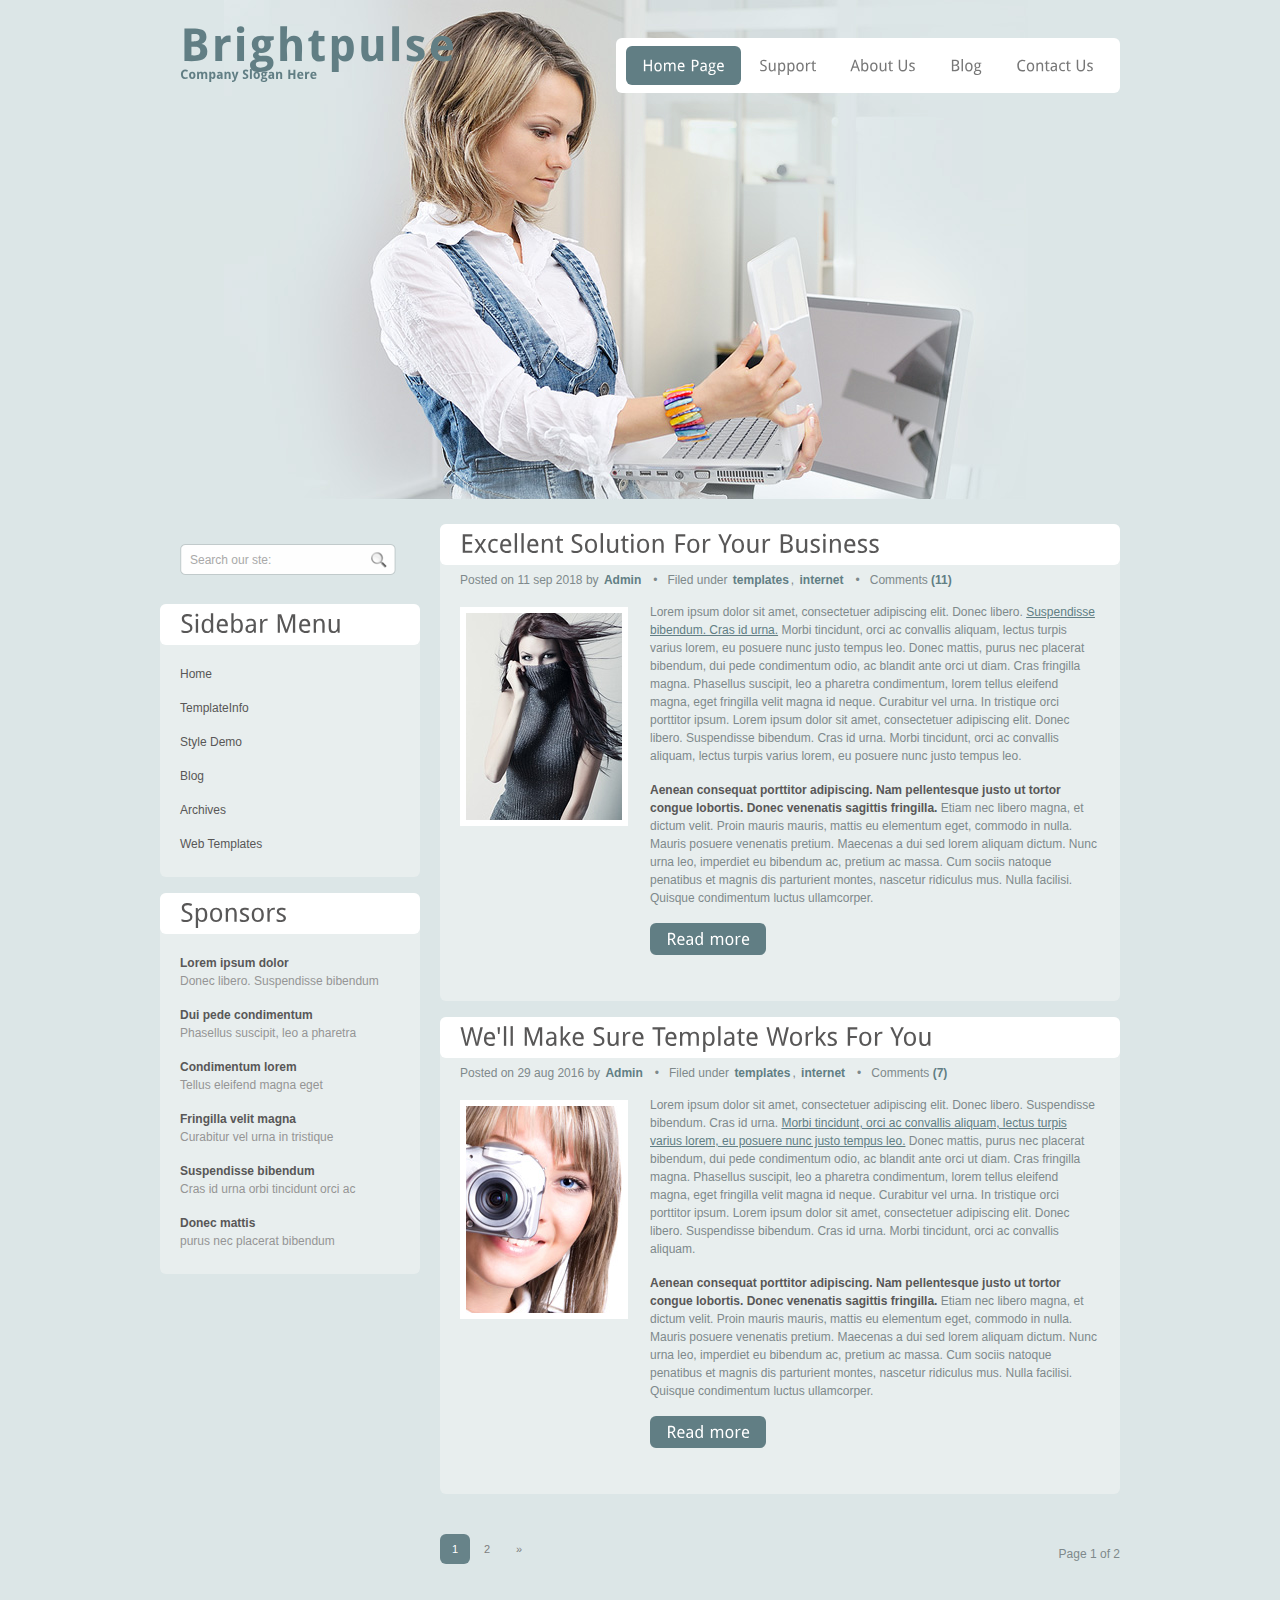
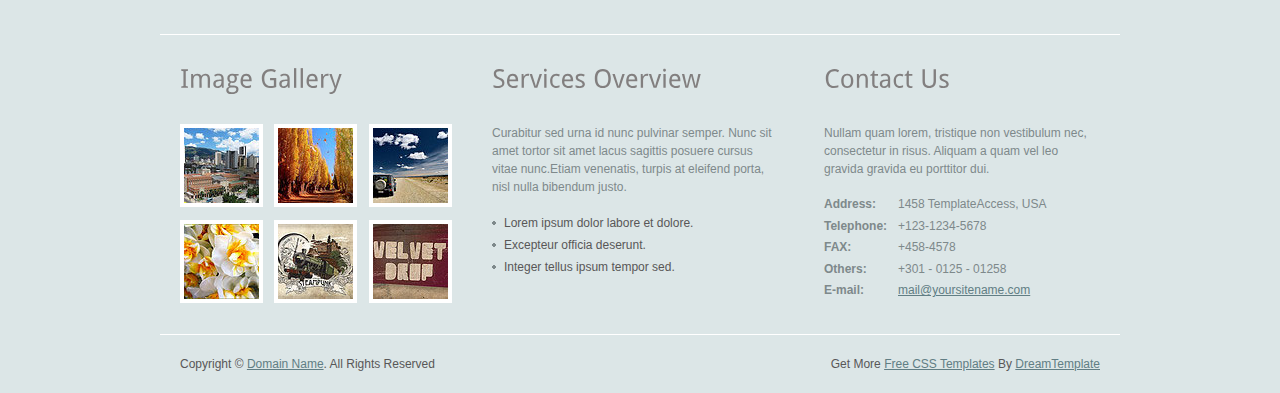
<file: portfolio/brightpulse/index.html>
<!DOCTYPE html PUBLIC "-//W3C//DTD XHTML 1.0 Transitional//EN" "http://www.w3.org/TR/xhtml1/DTD/xhtml1-transitional.dtd">
<html xmlns="http://www.w3.org/1999/xhtml">
<head>
<title>Brightpulse</title>
<meta http-equiv="Content-Type" content="text/html; charset=utf-8" />
<link href="css/style.css" rel="stylesheet" type="text/css" />
<link rel="stylesheet" type="text/css" href="css/coin-slider.css" />
<script type="text/javascript" src="js/cufon-yui.js"></script>
<script type="text/javascript" src="js/droid_sans_400-droid_sans_700.font.js"></script>
<script type="text/javascript" src="js/jquery-1.4.2.min.js"></script>
<script type="text/javascript" src="js/script.js"></script>
<script type="text/javascript" src="js/coin-slider.min.js"></script>
</head>
<body>
<div class="main">
  <div class="header">
    <div class="header_resize">
      <div class="slider">
        <div id="coin-slider"> <a href="#"><img src="images/slide1.jpg" width="960" height="500" alt="" /> </a> <a href="#"><img src="images/slide2.jpg" width="960" height="500" alt="" /> </a> <a href="#"><img src="images/slide3.jpg" width="960" height="500" alt="" /> </a> </div>
      </div>
      <div class="menu_nav">
        <ul>
          <li class="active"><a href="index.html"><span>Home Page</span></a></li>
          <li><a href="support.html"><span>Support</span></a></li>
          <li><a href="about.html"><span>About Us</span></a></li>
          <li><a href="blog.html"><span>Blog</span></a></li>
          <li><a href="contact.html"><span>Contact Us</span></a></li>
        </ul>
      </div>
      <div class="logo">
        <h1><a href="index.html"><span>Brightpulse</span> <small>Company Slogan Here</small></a></h1>
      </div>
      <div class="clr"></div>
    </div>
  </div>
  <div class="content">
    <div class="content_resize">
      <div class="mainbar">
        <div class="article">
          <h2><span>Excellent Solution</span> For Your Business</h2>
          <p class="infopost">Posted on <span class="date">11 sep 2018</span> by <a href="#">Admin</a> &nbsp;&nbsp;&bull;&nbsp;&nbsp; Filed under <a href="#">templates</a>, <a href="#">internet</a> &nbsp;&nbsp;&bull;&nbsp;&nbsp; <a href="#" class="com">Comments <span>(11)</span></a></p>
          <div class="clr"></div>
          <div class="img"><img src="images/img1.jpg" width="156" height="207" alt="" class="fl" /></div>
          <div class="post_content">
            <p>Lorem ipsum dolor sit amet, consectetuer adipiscing elit. Donec libero. <a href="#">Suspendisse bibendum. Cras id urna.</a> Morbi tincidunt, orci ac convallis aliquam, lectus turpis varius lorem, eu posuere nunc justo tempus leo. Donec mattis, purus nec placerat bibendum, dui pede condimentum odio, ac blandit ante orci ut diam. Cras fringilla magna. Phasellus suscipit, leo a pharetra condimentum, lorem tellus eleifend magna, eget fringilla velit magna id neque. Curabitur vel urna. In tristique orci porttitor ipsum. Lorem ipsum dolor sit amet, consectetuer adipiscing elit. Donec libero. Suspendisse bibendum. Cras id urna. Morbi tincidunt, orci ac convallis aliquam, lectus turpis varius lorem, eu posuere nunc justo tempus leo.</p>
            <p><strong>Aenean consequat porttitor adipiscing. Nam pellentesque justo ut tortor congue lobortis. Donec venenatis sagittis fringilla.</strong> Etiam nec libero magna, et dictum velit. Proin mauris mauris, mattis eu elementum eget, commodo in nulla. Mauris posuere venenatis pretium. Maecenas a dui sed lorem aliquam dictum. Nunc urna leo, imperdiet eu bibendum ac, pretium ac massa. Cum sociis natoque penatibus et magnis dis parturient montes, nascetur ridiculus mus. Nulla facilisi. Quisque condimentum luctus ullamcorper.</p>
            <p class="spec"><a href="#" class="rm">Read more</a></p>
          </div>
          <div class="clr"></div>
        </div>
        <div class="article">
          <h2><span>We'll Make Sure Template</span> Works For You</h2>
          <p class="infopost">Posted on <span class="date">29 aug 2016</span> by <a href="#">Admin</a> &nbsp;&nbsp;&bull;&nbsp;&nbsp; Filed under <a href="#">templates</a>, <a href="#">internet</a> &nbsp;&nbsp;&bull;&nbsp;&nbsp; <a href="#" class="com">Comments <span>(7)</span></a></p>
          <div class="clr"></div>
          <div class="img"><img src="images/img2.jpg" width="156" height="207" alt="" class="fl" /></div>
          <div class="post_content">
            <p>Lorem ipsum dolor sit amet, consectetuer adipiscing elit. Donec libero. Suspendisse bibendum. Cras id urna. <a href="#">Morbi tincidunt, orci ac convallis aliquam, lectus turpis varius lorem, eu posuere nunc justo tempus leo.</a> Donec mattis, purus nec placerat bibendum, dui pede condimentum odio, ac blandit ante orci ut diam. Cras fringilla magna. Phasellus suscipit, leo a pharetra condimentum, lorem tellus eleifend magna, eget fringilla velit magna id neque. Curabitur vel urna. In tristique orci porttitor ipsum. Lorem ipsum dolor sit amet, consectetuer adipiscing elit. Donec libero. Suspendisse bibendum. Cras id urna. Morbi tincidunt, orci ac convallis aliquam.</p>
            <p><strong>Aenean consequat porttitor adipiscing. Nam pellentesque justo ut tortor congue lobortis. Donec venenatis sagittis fringilla.</strong> Etiam nec libero magna, et dictum velit. Proin mauris mauris, mattis eu elementum eget, commodo in nulla. Mauris posuere venenatis pretium. Maecenas a dui sed lorem aliquam dictum. Nunc urna leo, imperdiet eu bibendum ac, pretium ac massa. Cum sociis natoque penatibus et magnis dis parturient montes, nascetur ridiculus mus. Nulla facilisi. Quisque condimentum luctus ullamcorper.</p>
            <p class="spec"><a href="#" class="rm">Read more</a></p>
          </div>
          <div class="clr"></div>
        </div>
        <p class="pages"><small>Page 1 of 2</small> <span>1</span> <a href="#">2</a> <a href="#">&raquo;</a></p>
      </div>
      <div class="sidebar">
        <div class="searchform">
          <form id="formsearch" name="formsearch" method="post" action="#">
            <span>
            <input name="editbox_search" class="editbox_search" id="editbox_search" maxlength="80" value="Search our ste:" type="text" />
            </span>
            <input name="button_search" src="images/search.gif" class="button_search" type="image" />
          </form>
        </div>
        <div class="clr"></div>
        <div class="gadget">
          <h2 class="star"><span>Sidebar</span> Menu</h2>
          <div class="clr"></div>
          <ul class="sb_menu">
            <li><a href="#">Home</a></li>
            <li><a href="#">TemplateInfo</a></li>
            <li><a href="#">Style Demo</a></li>
            <li><a href="#">Blog</a></li>
            <li><a href="#">Archives</a></li>
            <li><a href="#">Web Templates</a></li>
          </ul>
        </div>
        <div class="gadget">
          <h2 class="star"><span>Sponsors</span></h2>
          <div class="clr"></div>
          <ul class="ex_menu">
            <li><a href="#">Lorem ipsum dolor</a><br />
              Donec libero. Suspendisse bibendum</li>
            <li><a href="#">Dui pede condimentum</a><br />
              Phasellus suscipit, leo a pharetra</li>
            <li><a href="#">Condimentum lorem</a><br />
              Tellus eleifend magna eget</li>
            <li><a href="#">Fringilla velit magna</a><br />
              Curabitur vel urna in tristique</li>
            <li><a href="#">Suspendisse bibendum</a><br />
              Cras id urna orbi tincidunt orci ac</li>
            <li><a href="#">Donec mattis</a><br />
              purus nec placerat bibendum</li>
          </ul>
        </div>
      </div>
      <div class="clr"></div>
    </div>
  </div>
  <div class="fbg">
    <div class="fbg_resize">
      <div class="col c1">
        <h2><span>Image</span> Gallery</h2>
        <a href="#"><img src="images/gal1.jpg" width="75" height="75" alt="" class="gal" /></a> <a href="#"><img src="images/gal2.jpg" width="75" height="75" alt="" class="gal" /></a> <a href="#"><img src="images/gal3.jpg" width="75" height="75" alt="" class="gal" /></a> <a href="#"><img src="images/gal4.jpg" width="75" height="75" alt="" class="gal" /></a> <a href="#"><img src="images/gal5.jpg" width="75" height="75" alt="" class="gal" /></a> <a href="#"><img src="images/gal6.jpg" width="75" height="75" alt="" class="gal" /></a> </div>
      <div class="col c2">
        <h2><span>Services</span> Overview</h2>
        <p>Curabitur sed urna id nunc pulvinar semper. Nunc sit amet tortor sit amet lacus sagittis posuere cursus vitae nunc.Etiam venenatis, turpis at eleifend porta, nisl nulla bibendum justo.</p>
        <ul class="fbg_ul">
          <li><a href="#">Lorem ipsum dolor labore et dolore.</a></li>
          <li><a href="#">Excepteur officia deserunt.</a></li>
          <li><a href="#">Integer tellus ipsum tempor sed.</a></li>
        </ul>
      </div>
      <div class="col c3">
        <h2><span>Contact</span> Us</h2>
        <p>Nullam quam lorem, tristique non vestibulum nec, consectetur in risus. Aliquam a quam vel leo gravida gravida eu porttitor dui.</p>
        <p class="contact_info"> <span>Address:</span> 1458 TemplateAccess, USA<br />
          <span>Telephone:</span> +123-1234-5678<br />
          <span>FAX:</span> +458-4578<br />
          <span>Others:</span> +301 - 0125 - 01258<br />
          <span>E-mail:</span> <a href="#">mail@yoursitename.com</a> </p>
      </div>
      <div class="clr"></div>
    </div>
  </div>
  <div class="footer">
    <div class="footer_resize">
      <p class="lf">Copyright &copy; <a href="#">Domain Name</a>. All Rights Reserved</p>
      <p class="rf">Get More <a target="_blank" href="http://www.free-css.com/">Free CSS Templates</a> By <a target="_blank" href="http://www.dreamtemplate.com/">DreamTemplate</a></p>
      <div style="clear:both;"></div>
    </div>
  </div>
</div>
</body>
</html>
</file>
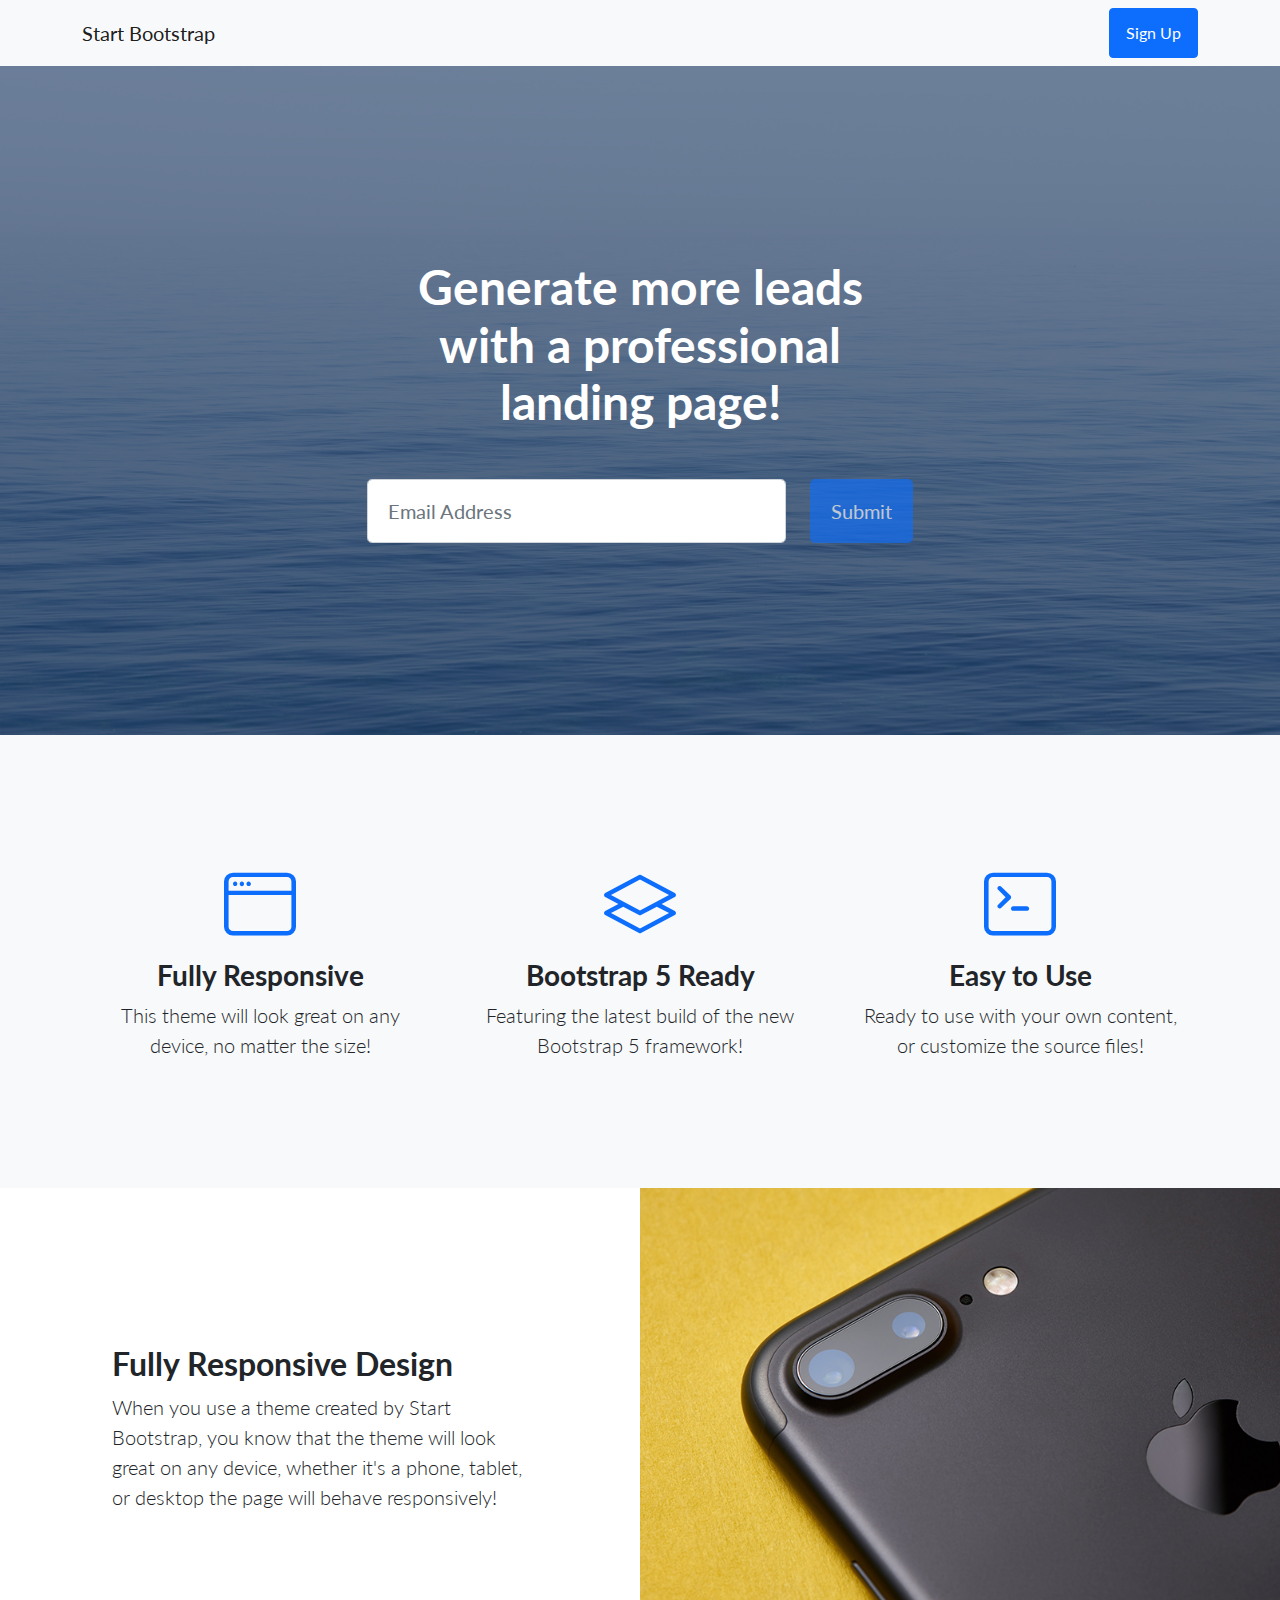
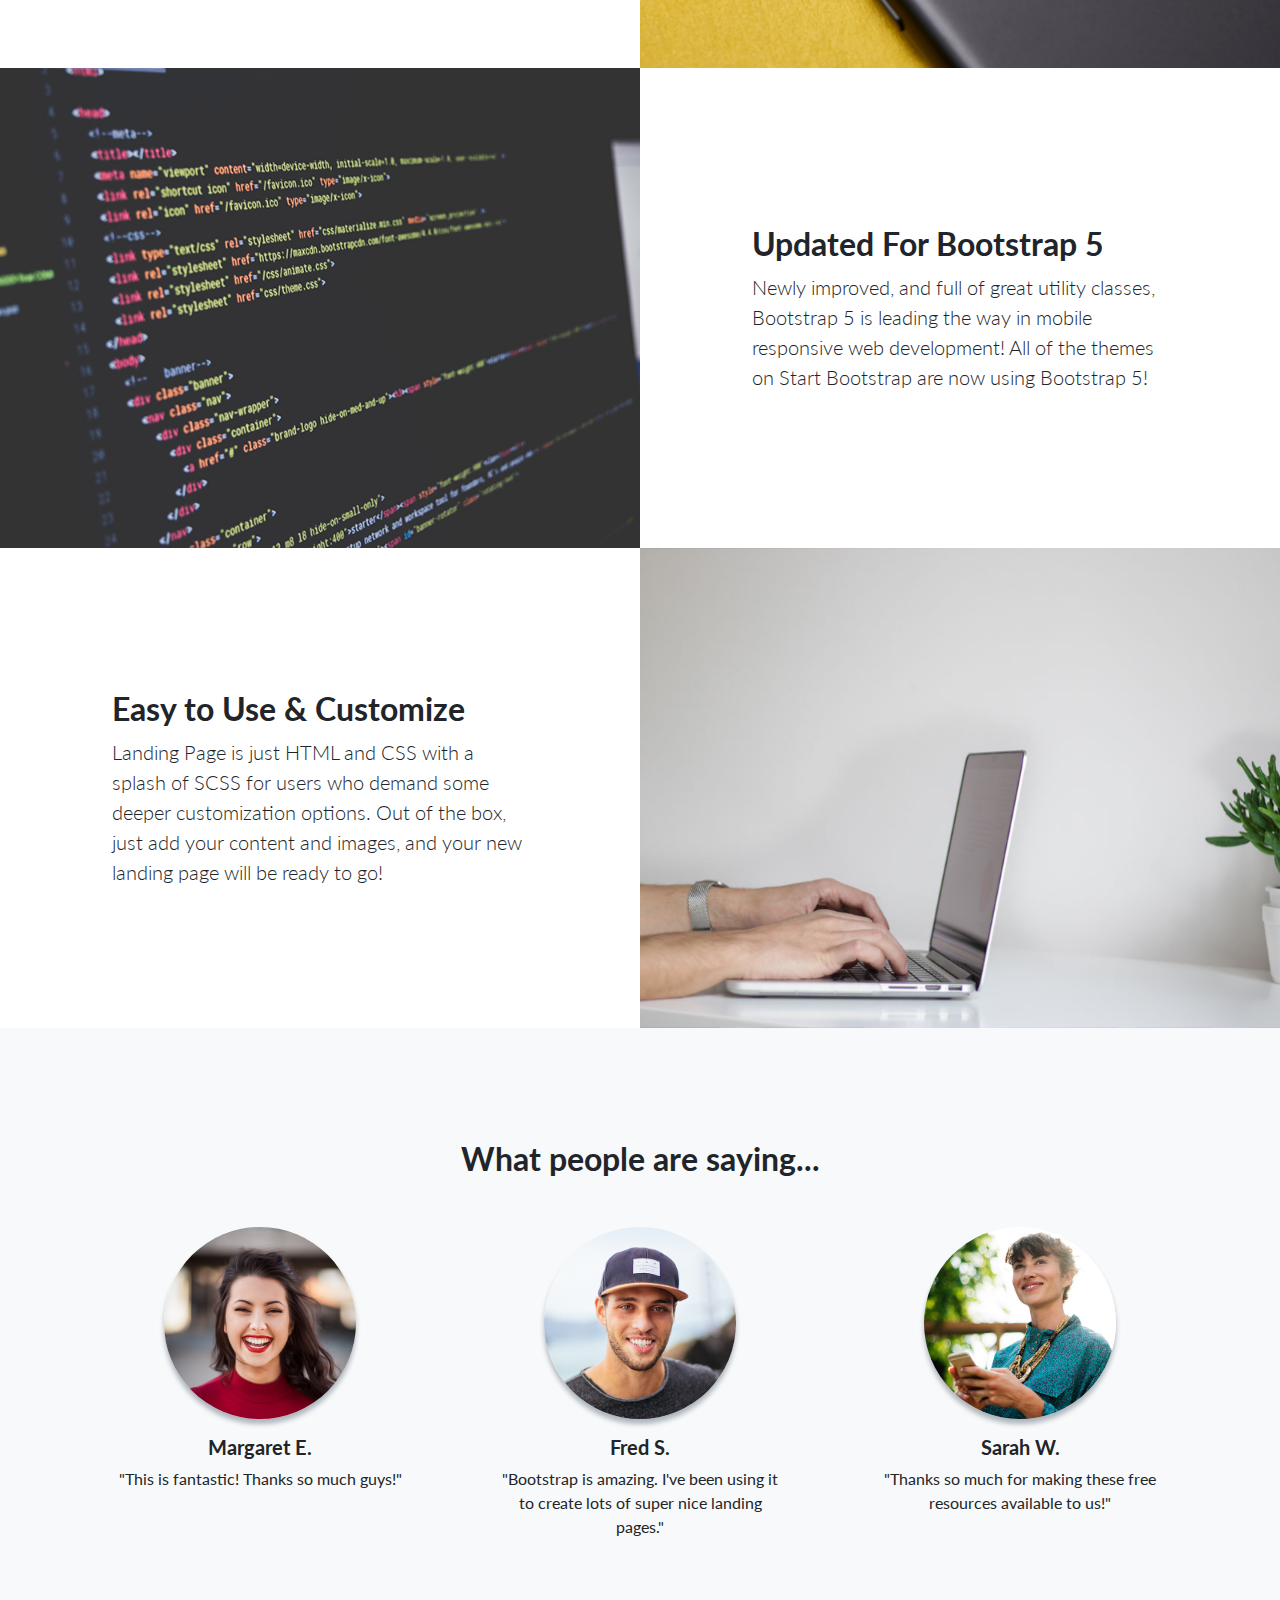
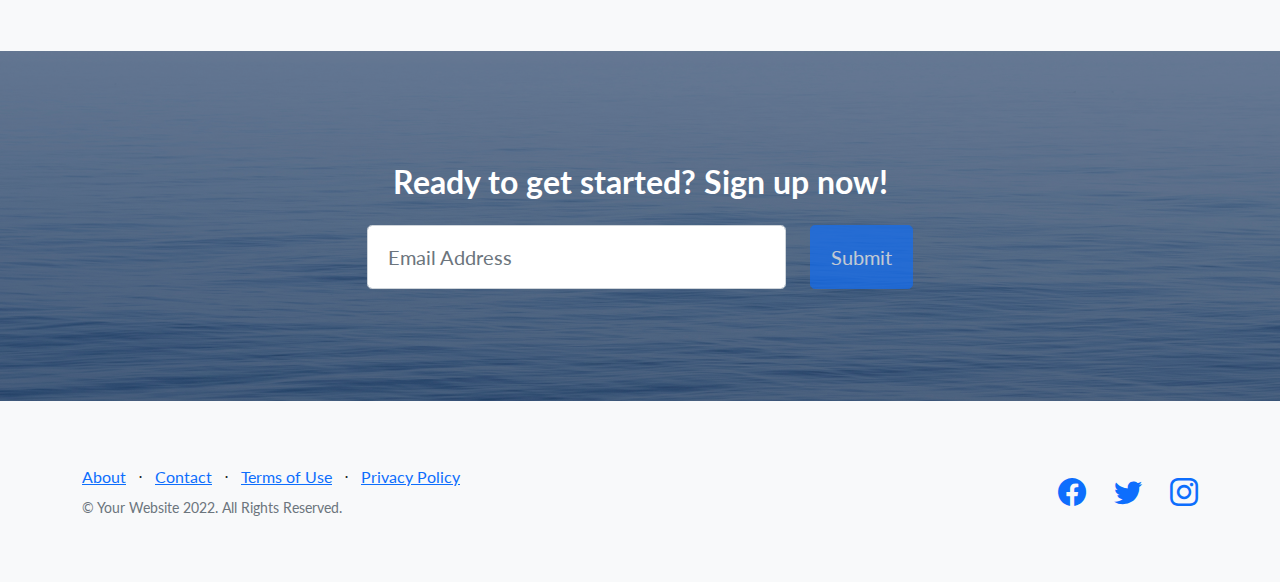
<file: portfolio/startbootstrap-landing-page-gh-pages/index.html>
<!DOCTYPE html>
<html lang="en">
    <head>
        <meta charset="utf-8" />
        <meta name="viewport" content="width=device-width, initial-scale=1, shrink-to-fit=no" />
        <meta name="description" content="" />
        <meta name="author" content="" />
        <title>Landing Page - Start Bootstrap Theme</title>
        <!-- Favicon-->
        <link rel="icon" type="image/x-icon" href="assets/favicon.ico" />
        <!-- Bootstrap icons-->
        <link href="https://cdn.jsdelivr.net/npm/bootstrap-icons@1.5.0/font/bootstrap-icons.css" rel="stylesheet" type="text/css" />
        <!-- Google fonts-->
        <link href="https://fonts.googleapis.com/css?family=Lato:300,400,700,300italic,400italic,700italic" rel="stylesheet" type="text/css" />
        <!-- Core theme CSS (includes Bootstrap)-->
        <link href="css/styles.css" rel="stylesheet" />
    </head>
    <body>
        <!-- Navigation-->
        <nav class="navbar navbar-light bg-light static-top">
            <div class="container">
                <a class="navbar-brand" href="#!">Start Bootstrap</a>
                <a class="btn btn-primary" href="#signup">Sign Up</a>
            </div>
        </nav>
        <!-- Masthead-->
        <header class="masthead">
            <div class="container position-relative">
                <div class="row justify-content-center">
                    <div class="col-xl-6">
                        <div class="text-center text-white">
                            <!-- Page heading-->
                            <h1 class="mb-5">Generate more leads with a professional landing page!</h1>
                            <!-- Signup form-->
                            <!-- * * * * * * * * * * * * * * *-->
                            <!-- * * SB Forms Contact Form * *-->
                            <!-- * * * * * * * * * * * * * * *-->
                            <!-- This form is pre-integrated with SB Forms.-->
                            <!-- To make this form functional, sign up at-->
                            <!-- https://startbootstrap.com/solution/contact-forms-->
                            <!-- to get an API token!-->
                            <form class="form-subscribe" id="contactForm" data-sb-form-api-token="API_TOKEN">
                                <!-- Email address input-->
                                <div class="row">
                                    <div class="col">
                                        <input class="form-control form-control-lg" id="emailAddress" type="email" placeholder="Email Address" data-sb-validations="required,email" />
                                        <div class="invalid-feedback text-white" data-sb-feedback="emailAddress:required">Email Address is required.</div>
                                        <div class="invalid-feedback text-white" data-sb-feedback="emailAddress:email">Email Address Email is not valid.</div>
                                    </div>
                                    <div class="col-auto"><button class="btn btn-primary btn-lg disabled" id="submitButton" type="submit">Submit</button></div>
                                </div>
                                <!-- Submit success message-->
                                <!---->
                                <!-- This is what your users will see when the form-->
                                <!-- has successfully submitted-->
                                <div class="d-none" id="submitSuccessMessage">
                                    <div class="text-center mb-3">
                                        <div class="fw-bolder">Form submission successful!</div>
                                        <p>To activate this form, sign up at</p>
                                        <a class="text-white" href="https://startbootstrap.com/solution/contact-forms">https://startbootstrap.com/solution/contact-forms</a>
                                    </div>
                                </div>
                                <!-- Submit error message-->
                                <!---->
                                <!-- This is what your users will see when there is-->
                                <!-- an error submitting the form-->
                                <div class="d-none" id="submitErrorMessage"><div class="text-center text-danger mb-3">Error sending message!</div></div>
                            </form>
                        </div>
                    </div>
                </div>
            </div>
        </header>
        <!-- Icons Grid-->
        <section class="features-icons bg-light text-center">
            <div class="container">
                <div class="row">
                    <div class="col-lg-4">
                        <div class="features-icons-item mx-auto mb-5 mb-lg-0 mb-lg-3">
                            <div class="features-icons-icon d-flex"><i class="bi-window m-auto text-primary"></i></div>
                            <h3>Fully Responsive</h3>
                            <p class="lead mb-0">This theme will look great on any device, no matter the size!</p>
                        </div>
                    </div>
                    <div class="col-lg-4">
                        <div class="features-icons-item mx-auto mb-5 mb-lg-0 mb-lg-3">
                            <div class="features-icons-icon d-flex"><i class="bi-layers m-auto text-primary"></i></div>
                            <h3>Bootstrap 5 Ready</h3>
                            <p class="lead mb-0">Featuring the latest build of the new Bootstrap 5 framework!</p>
                        </div>
                    </div>
                    <div class="col-lg-4">
                        <div class="features-icons-item mx-auto mb-0 mb-lg-3">
                            <div class="features-icons-icon d-flex"><i class="bi-terminal m-auto text-primary"></i></div>
                            <h3>Easy to Use</h3>
                            <p class="lead mb-0">Ready to use with your own content, or customize the source files!</p>
                        </div>
                    </div>
                </div>
            </div>
        </section>
        <!-- Image Showcases-->
        <section class="showcase">
            <div class="container-fluid p-0">
                <div class="row g-0">
                    <div class="col-lg-6 order-lg-2 text-white showcase-img" style="background-image: url('assets/img/bg-showcase-1.jpg')"></div>
                    <div class="col-lg-6 order-lg-1 my-auto showcase-text">
                        <h2>Fully Responsive Design</h2>
                        <p class="lead mb-0">When you use a theme created by Start Bootstrap, you know that the theme will look great on any device, whether it's a phone, tablet, or desktop the page will behave responsively!</p>
                    </div>
                </div>
                <div class="row g-0">
                    <div class="col-lg-6 text-white showcase-img" style="background-image: url('assets/img/bg-showcase-2.jpg')"></div>
                    <div class="col-lg-6 my-auto showcase-text">
                        <h2>Updated For Bootstrap 5</h2>
                        <p class="lead mb-0">Newly improved, and full of great utility classes, Bootstrap 5 is leading the way in mobile responsive web development! All of the themes on Start Bootstrap are now using Bootstrap 5!</p>
                    </div>
                </div>
                <div class="row g-0">
                    <div class="col-lg-6 order-lg-2 text-white showcase-img" style="background-image: url('assets/img/bg-showcase-3.jpg')"></div>
                    <div class="col-lg-6 order-lg-1 my-auto showcase-text">
                        <h2>Easy to Use & Customize</h2>
                        <p class="lead mb-0">Landing Page is just HTML and CSS with a splash of SCSS for users who demand some deeper customization options. Out of the box, just add your content and images, and your new landing page will be ready to go!</p>
                    </div>
                </div>
            </div>
        </section>
        <!-- Testimonials-->
        <section class="testimonials text-center bg-light">
            <div class="container">
                <h2 class="mb-5">What people are saying...</h2>
                <div class="row">
                    <div class="col-lg-4">
                        <div class="testimonial-item mx-auto mb-5 mb-lg-0">
                            <img class="img-fluid rounded-circle mb-3" src="assets/img/testimonials-1.jpg" alt="..." />
                            <h5>Margaret E.</h5>
                            <p class="font-weight-light mb-0">"This is fantastic! Thanks so much guys!"</p>
                        </div>
                    </div>
                    <div class="col-lg-4">
                        <div class="testimonial-item mx-auto mb-5 mb-lg-0">
                            <img class="img-fluid rounded-circle mb-3" src="assets/img/testimonials-2.jpg" alt="..." />
                            <h5>Fred S.</h5>
                            <p class="font-weight-light mb-0">"Bootstrap is amazing. I've been using it to create lots of super nice landing pages."</p>
                        </div>
                    </div>
                    <div class="col-lg-4">
                        <div class="testimonial-item mx-auto mb-5 mb-lg-0">
                            <img class="img-fluid rounded-circle mb-3" src="assets/img/testimonials-3.jpg" alt="..." />
                            <h5>Sarah W.</h5>
                            <p class="font-weight-light mb-0">"Thanks so much for making these free resources available to us!"</p>
                        </div>
                    </div>
                </div>
            </div>
        </section>
        <!-- Call to Action-->
        <section class="call-to-action text-white text-center" id="signup">
            <div class="container position-relative">
                <div class="row justify-content-center">
                    <div class="col-xl-6">
                        <h2 class="mb-4">Ready to get started? Sign up now!</h2>
                        <!-- Signup form-->
                        <!-- * * * * * * * * * * * * * * *-->
                        <!-- * * SB Forms Contact Form * *-->
                        <!-- * * * * * * * * * * * * * * *-->
                        <!-- This form is pre-integrated with SB Forms.-->
                        <!-- To make this form functional, sign up at-->
                        <!-- https://startbootstrap.com/solution/contact-forms-->
                        <!-- to get an API token!-->
                        <form class="form-subscribe" id="contactFormFooter" data-sb-form-api-token="API_TOKEN">
                            <!-- Email address input-->
                            <div class="row">
                                <div class="col">
                                    <input class="form-control form-control-lg" id="emailAddressBelow" type="email" placeholder="Email Address" data-sb-validations="required,email" />
                                    <div class="invalid-feedback text-white" data-sb-feedback="emailAddressBelow:required">Email Address is required.</div>
                                    <div class="invalid-feedback text-white" data-sb-feedback="emailAddressBelow:email">Email Address Email is not valid.</div>
                                </div>
                                <div class="col-auto"><button class="btn btn-primary btn-lg disabled" id="submitButton" type="submit">Submit</button></div>
                            </div>
                            <!-- Submit success message-->
                            <!---->
                            <!-- This is what your users will see when the form-->
                            <!-- has successfully submitted-->
                            <div class="d-none" id="submitSuccessMessage">
                                <div class="text-center mb-3">
                                    <div class="fw-bolder">Form submission successful!</div>
                                    <p>To activate this form, sign up at</p>
                                    <a class="text-white" href="https://startbootstrap.com/solution/contact-forms">https://startbootstrap.com/solution/contact-forms</a>
                                </div>
                            </div>
                            <!-- Submit error message-->
                            <!---->
                            <!-- This is what your users will see when there is-->
                            <!-- an error submitting the form-->
                            <div class="d-none" id="submitErrorMessage"><div class="text-center text-danger mb-3">Error sending message!</div></div>
                        </form>
                    </div>
                </div>
            </div>
        </section>
        <!-- Footer-->
        <footer class="footer bg-light">
            <div class="container">
                <div class="row">
                    <div class="col-lg-6 h-100 text-center text-lg-start my-auto">
                        <ul class="list-inline mb-2">
                            <li class="list-inline-item"><a href="#!">About</a></li>
                            <li class="list-inline-item">⋅</li>
                            <li class="list-inline-item"><a href="#!">Contact</a></li>
                            <li class="list-inline-item">⋅</li>
                            <li class="list-inline-item"><a href="#!">Terms of Use</a></li>
                            <li class="list-inline-item">⋅</li>
                            <li class="list-inline-item"><a href="#!">Privacy Policy</a></li>
                        </ul>
                        <p class="text-muted small mb-4 mb-lg-0">&copy; Your Website 2022. All Rights Reserved.</p>
                    </div>
                    <div class="col-lg-6 h-100 text-center text-lg-end my-auto">
                        <ul class="list-inline mb-0">
                            <li class="list-inline-item me-4">
                                <a href="#!"><i class="bi-facebook fs-3"></i></a>
                            </li>
                            <li class="list-inline-item me-4">
                                <a href="#!"><i class="bi-twitter fs-3"></i></a>
                            </li>
                            <li class="list-inline-item">
                                <a href="#!"><i class="bi-instagram fs-3"></i></a>
                            </li>
                        </ul>
                    </div>
                </div>
            </div>
        </footer>
        <!-- Bootstrap core JS-->
        <script src="https://cdn.jsdelivr.net/npm/bootstrap@5.1.3/dist/js/bootstrap.bundle.min.js"></script>
        <!-- Core theme JS-->
        <script src="js/scripts.js"></script>
        <!-- * * * * * * * * * * * * * * * * * * * * * * * * * * * * * * * * * * * * * * * *-->
        <!-- * *                               SB Forms JS                               * *-->
        <!-- * * Activate your form at https://startbootstrap.com/solution/contact-forms * *-->
        <!-- * * * * * * * * * * * * * * * * * * * * * * * * * * * * * * * * * * * * * * * *-->
        <script src="https://cdn.startbootstrap.com/sb-forms-latest.js"></script>
    </body>
</html>
</file>
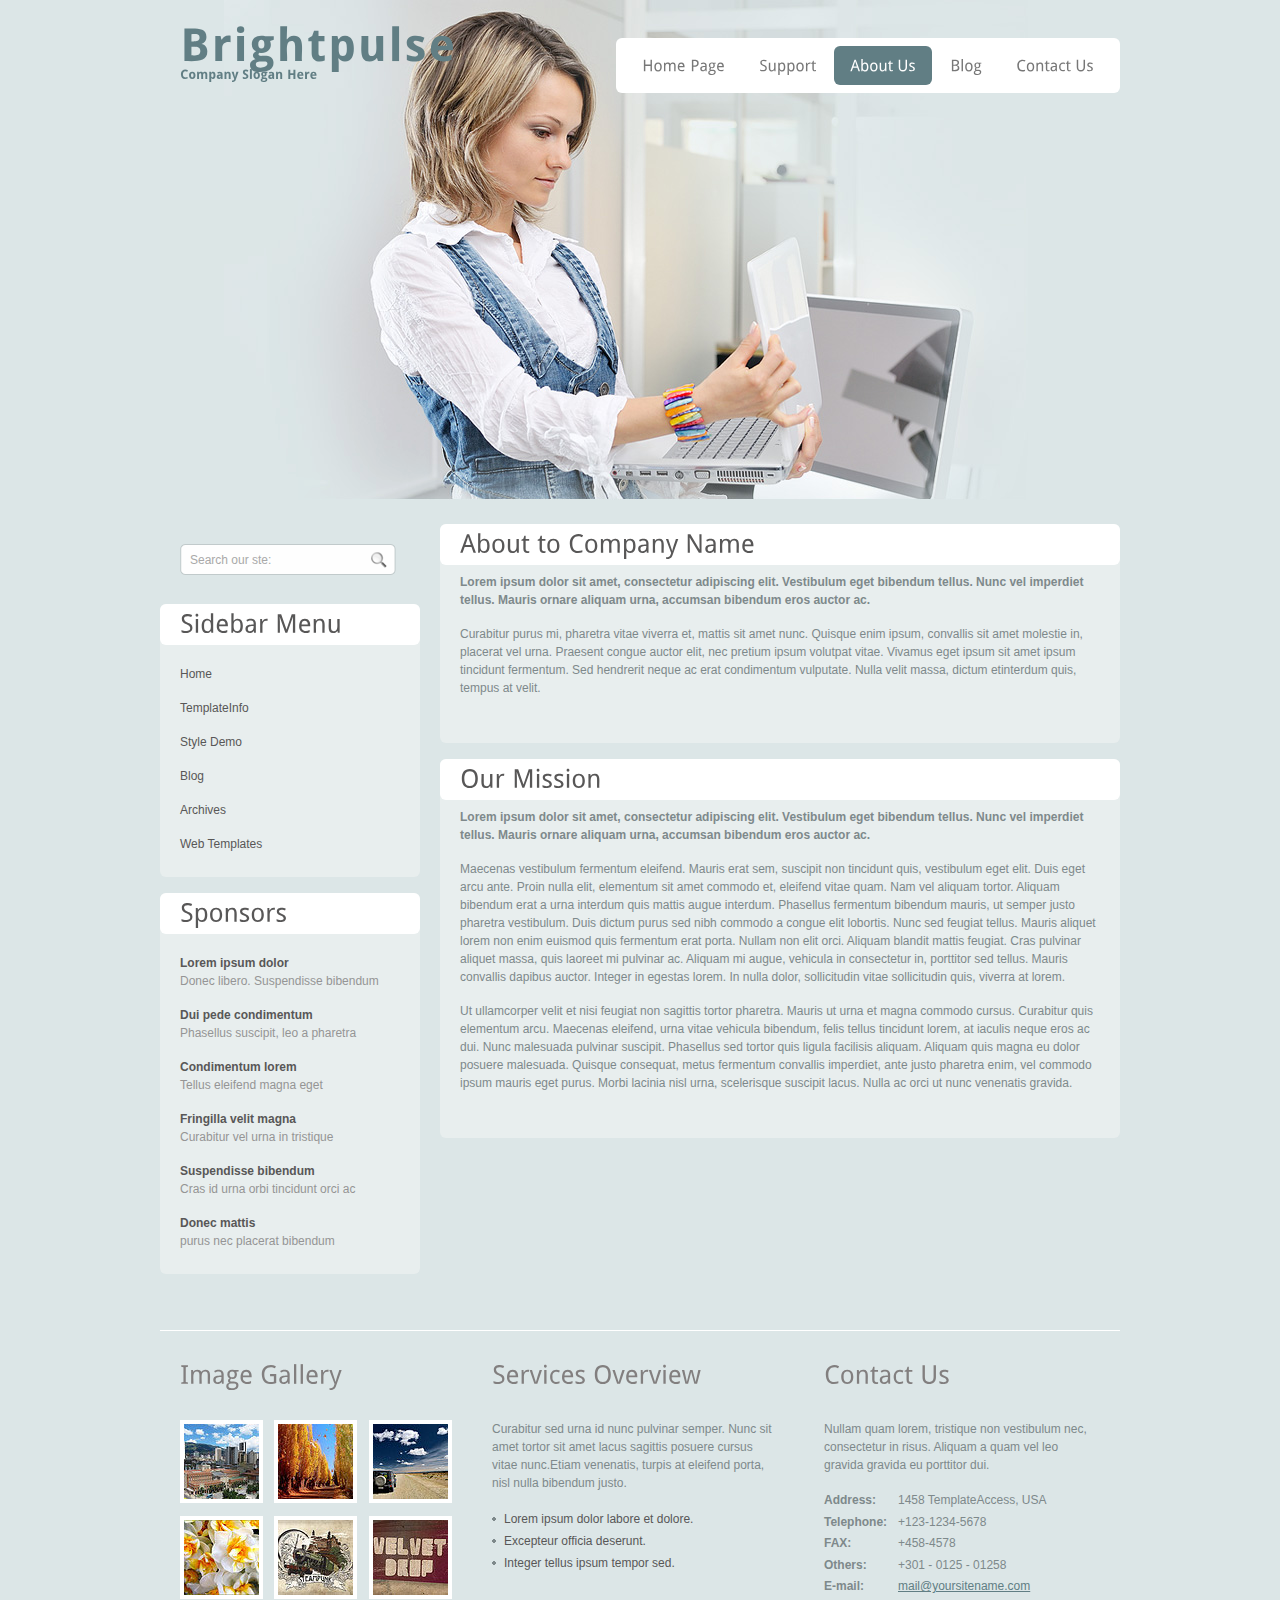
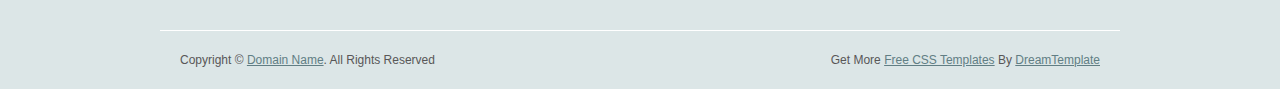
<file: portfolio/brightpulse/about.html>
<!DOCTYPE html PUBLIC "-//W3C//DTD XHTML 1.0 Transitional//EN" "http://www.w3.org/TR/xhtml1/DTD/xhtml1-transitional.dtd">
<html xmlns="http://www.w3.org/1999/xhtml">
<head>
<title>Brightpulse | About</title>
<meta http-equiv="Content-Type" content="text/html; charset=utf-8" />
<link href="css/style.css" rel="stylesheet" type="text/css" />
<link rel="stylesheet" type="text/css" href="css/coin-slider.css" />
<script type="text/javascript" src="js/cufon-yui.js"></script>
<script type="text/javascript" src="js/droid_sans_400-droid_sans_700.font.js"></script>
<script type="text/javascript" src="js/jquery-1.4.2.min.js"></script>
<script type="text/javascript" src="js/script.js"></script>
<script type="text/javascript" src="js/coin-slider.min.js"></script>
</head>
<body>
<div class="main">
  <div class="header">
    <div class="header_resize">
      <div class="slider">
        <div id="coin-slider"> <a href="#"><img src="images/slide1.jpg" width="960" height="500" alt="" /> </a> <a href="#"><img src="images/slide2.jpg" width="960" height="500" alt="" /> </a> <a href="#"><img src="images/slide3.jpg" width="960" height="500" alt="" /> </a> </div>
      </div>
      <div class="menu_nav">
        <ul>
          <li><a href="index.html"><span>Home Page</span></a></li>
          <li><a href="support.html"><span>Support</span></a></li>
          <li class="active"><a href="about.html"><span>About Us</span></a></li>
          <li><a href="blog.html"><span>Blog</span></a></li>
          <li><a href="contact.html"><span>Contact Us</span></a></li>
        </ul>
      </div>
      <div class="logo">
        <h1><a href="index.html"><span>Brightpulse</span> <small>Company Slogan Here</small></a></h1>
      </div>
      <div class="clr"></div>
    </div>
  </div>
  <div class="content">
    <div class="content_resize">
      <div class="mainbar">
        <div class="article">
          <h2><span>About to</span> Company Name</h2>
          <div class="clr"></div>
          <p><strong>Lorem ipsum dolor sit amet, consectetur adipiscing elit. Vestibulum eget bibendum tellus. Nunc vel imperdiet tellus. Mauris ornare aliquam urna, accumsan bibendum eros auctor ac.</strong></p>
          <p>Curabitur purus mi, pharetra vitae viverra et, mattis sit amet nunc. Quisque enim ipsum, convallis sit amet molestie in, placerat vel urna. Praesent congue auctor elit, nec pretium ipsum volutpat vitae. Vivamus eget ipsum sit amet ipsum tincidunt fermentum. Sed hendrerit neque ac erat condimentum vulputate. Nulla velit massa, dictum etinterdum quis, tempus at velit.</p>
        </div>
        <div class="article">
          <h2><span>Our</span> Mission</h2>
          <div class="clr"></div>
          <p><strong>Lorem ipsum dolor sit amet, consectetur adipiscing elit. Vestibulum eget bibendum tellus. Nunc vel imperdiet tellus. Mauris ornare aliquam urna, accumsan bibendum eros auctor ac.</strong></p>
          <p>Maecenas vestibulum fermentum eleifend. Mauris erat sem, suscipit non tincidunt quis, vestibulum eget elit. Duis eget arcu ante. Proin nulla elit, elementum sit amet commodo et, eleifend vitae quam. Nam vel aliquam tortor. Aliquam bibendum erat a urna interdum quis mattis augue interdum. Phasellus fermentum bibendum mauris, ut semper justo pharetra vestibulum. Duis dictum purus sed nibh commodo a congue elit lobortis. Nunc sed feugiat tellus. Mauris aliquet lorem non enim euismod quis fermentum erat porta. Nullam non elit orci. Aliquam blandit mattis feugiat. Cras pulvinar aliquet massa, quis laoreet mi pulvinar ac. Aliquam mi augue, vehicula in consectetur in, porttitor sed tellus. Mauris convallis dapibus auctor. Integer in egestas lorem. In nulla dolor, sollicitudin vitae sollicitudin quis, viverra at lorem.</p>
          <p>Ut ullamcorper velit et nisi feugiat non sagittis tortor pharetra. Mauris ut urna et magna commodo cursus. Curabitur quis elementum arcu. Maecenas eleifend, urna vitae vehicula bibendum, felis tellus tincidunt lorem, at iaculis neque eros ac dui. Nunc malesuada pulvinar suscipit. Phasellus sed tortor quis ligula facilisis aliquam. Aliquam quis magna eu dolor posuere malesuada. Quisque consequat, metus fermentum convallis imperdiet, ante justo pharetra enim, vel commodo ipsum mauris eget purus. Morbi lacinia nisl urna, scelerisque suscipit lacus. Nulla ac orci ut nunc venenatis gravida.</p>
        </div>
      </div>
      <div class="sidebar">
        <div class="searchform">
          <form id="formsearch" name="formsearch" method="post" action="#">
            <span>
            <input name="editbox_search" class="editbox_search" id="editbox_search" maxlength="80" value="Search our ste:" type="text" />
            </span>
            <input name="button_search" src="images/search.gif" class="button_search" type="image" />
          </form>
        </div>
        <div class="clr"></div>
        <div class="gadget">
          <h2 class="star"><span>Sidebar</span> Menu</h2>
          <div class="clr"></div>
          <ul class="sb_menu">
            <li><a href="#">Home</a></li>
            <li><a href="#">TemplateInfo</a></li>
            <li><a href="#">Style Demo</a></li>
            <li><a href="#">Blog</a></li>
            <li><a href="#">Archives</a></li>
            <li><a href="#">Web Templates</a></li>
          </ul>
        </div>
        <div class="gadget">
          <h2 class="star"><span>Sponsors</span></h2>
          <div class="clr"></div>
          <ul class="ex_menu">
            <li><a href="#">Lorem ipsum dolor</a><br />
              Donec libero. Suspendisse bibendum</li>
            <li><a href="#">Dui pede condimentum</a><br />
              Phasellus suscipit, leo a pharetra</li>
            <li><a href="#">Condimentum lorem</a><br />
              Tellus eleifend magna eget</li>
            <li><a href="#">Fringilla velit magna</a><br />
              Curabitur vel urna in tristique</li>
            <li><a href="#">Suspendisse bibendum</a><br />
              Cras id urna orbi tincidunt orci ac</li>
            <li><a href="#">Donec mattis</a><br />
              purus nec placerat bibendum</li>
          </ul>
        </div>
      </div>
      <div class="clr"></div>
    </div>
  </div>
  <div class="fbg">
    <div class="fbg_resize">
      <div class="col c1">
        <h2><span>Image</span> Gallery</h2>
        <a href="#"><img src="images/gal1.jpg" width="75" height="75" alt="" class="gal" /></a> <a href="#"><img src="images/gal2.jpg" width="75" height="75" alt="" class="gal" /></a> <a href="#"><img src="images/gal3.jpg" width="75" height="75" alt="" class="gal" /></a> <a href="#"><img src="images/gal4.jpg" width="75" height="75" alt="" class="gal" /></a> <a href="#"><img src="images/gal5.jpg" width="75" height="75" alt="" class="gal" /></a> <a href="#"><img src="images/gal6.jpg" width="75" height="75" alt="" class="gal" /></a> </div>
      <div class="col c2">
        <h2><span>Services</span> Overview</h2>
        <p>Curabitur sed urna id nunc pulvinar semper. Nunc sit amet tortor sit amet lacus sagittis posuere cursus vitae nunc.Etiam venenatis, turpis at eleifend porta, nisl nulla bibendum justo.</p>
        <ul class="fbg_ul">
          <li><a href="#">Lorem ipsum dolor labore et dolore.</a></li>
          <li><a href="#">Excepteur officia deserunt.</a></li>
          <li><a href="#">Integer tellus ipsum tempor sed.</a></li>
        </ul>
      </div>
      <div class="col c3">
        <h2><span>Contact</span> Us</h2>
        <p>Nullam quam lorem, tristique non vestibulum nec, consectetur in risus. Aliquam a quam vel leo gravida gravida eu porttitor dui.</p>
        <p class="contact_info"> <span>Address:</span> 1458 TemplateAccess, USA<br />
          <span>Telephone:</span> +123-1234-5678<br />
          <span>FAX:</span> +458-4578<br />
          <span>Others:</span> +301 - 0125 - 01258<br />
          <span>E-mail:</span> <a href="#">mail@yoursitename.com</a> </p>
      </div>
      <div class="clr"></div>
    </div>
  </div>
  <div class="footer">
    <div class="footer_resize">
      <p class="lf">Copyright &copy; <a href="#">Domain Name</a>. All Rights Reserved</p>
      <p class="rf">Get More <a target="_blank" href="http://www.free-css.com/">Free CSS Templates</a> By <a target="_blank" href="http://www.dreamtemplate.com/">DreamTemplate</a></p>
      <div style="clear:both;"></div>
    </div>
  </div>
</div>
</body>
</html>
</file>
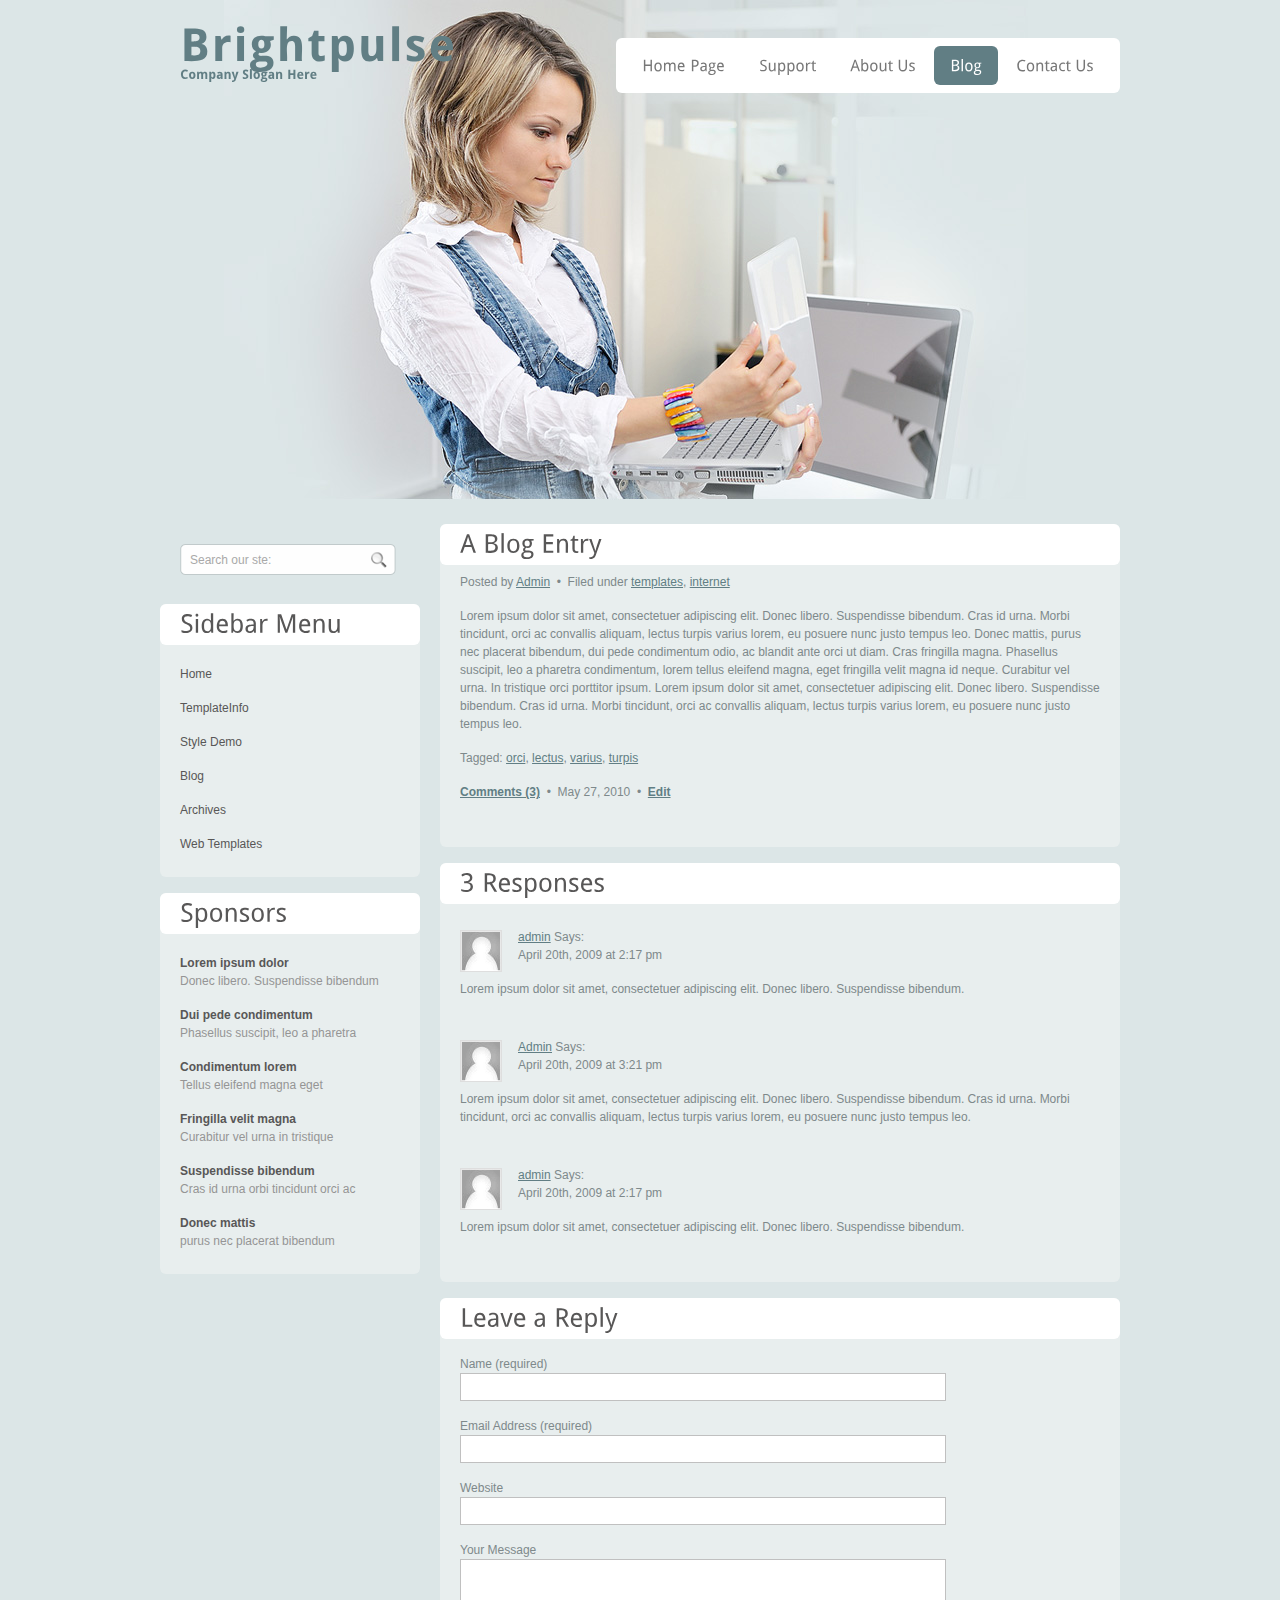
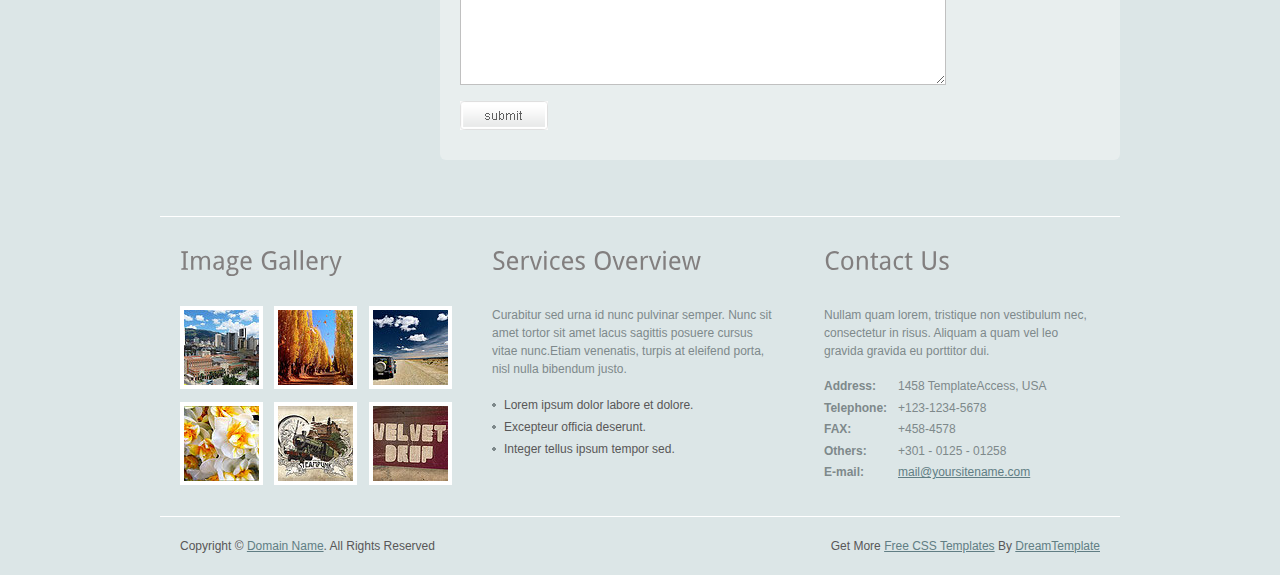
<file: portfolio/brightpulse/blog.html>
<!DOCTYPE html PUBLIC "-//W3C//DTD XHTML 1.0 Transitional//EN" "http://www.w3.org/TR/xhtml1/DTD/xhtml1-transitional.dtd">
<html xmlns="http://www.w3.org/1999/xhtml">
<head>
<title>Brightpulse | Blog</title>
<meta http-equiv="Content-Type" content="text/html; charset=utf-8" />
<link href="css/style.css" rel="stylesheet" type="text/css" />
<link rel="stylesheet" type="text/css" href="css/coin-slider.css" />
<script type="text/javascript" src="js/cufon-yui.js"></script>
<script type="text/javascript" src="js/droid_sans_400-droid_sans_700.font.js"></script>
<script type="text/javascript" src="js/jquery-1.4.2.min.js"></script>
<script type="text/javascript" src="js/script.js"></script>
<script type="text/javascript" src="js/coin-slider.min.js"></script>
</head>
<body>
<div class="main">
  <div class="header">
    <div class="header_resize">
      <div class="slider">
        <div id="coin-slider"> <a href="#"><img src="images/slide1.jpg" width="960" height="500" alt="" /> </a> <a href="#"><img src="images/slide2.jpg" width="960" height="500" alt="" /> </a> <a href="#"><img src="images/slide3.jpg" width="960" height="500" alt="" /> </a> </div>
      </div>
      <div class="menu_nav">
        <ul>
          <li><a href="index.html"><span>Home Page</span></a></li>
          <li><a href="support.html"><span>Support</span></a></li>
          <li><a href="about.html"><span>About Us</span></a></li>
          <li class="active"><a href="blog.html"><span>Blog</span></a></li>
          <li><a href="contact.html"><span>Contact Us</span></a></li>
        </ul>
      </div>
      <div class="logo">
        <h1><a href="index.html"><span>Brightpulse</span> <small>Company Slogan Here</small></a></h1>
      </div>
      <div class="clr"></div>
    </div>
  </div>
  <div class="content">
    <div class="content_resize">
      <div class="mainbar">
        <div class="article">
          <h2><span>A Blog</span> Entry</h2>
          <div class="clr"></div>
          <p>Posted by <a href="#">Admin</a> <span>&nbsp;&bull;&nbsp;</span> Filed under <a href="#">templates</a>, <a href="#">internet</a></p>
          <p>Lorem ipsum dolor sit amet, consectetuer adipiscing elit. Donec libero. Suspendisse bibendum. Cras id urna. Morbi tincidunt, orci ac convallis aliquam, lectus turpis varius lorem, eu posuere nunc justo tempus leo. Donec mattis, purus nec placerat bibendum, dui pede condimentum odio, ac blandit ante orci ut diam. Cras fringilla magna. Phasellus suscipit, leo a pharetra condimentum, lorem tellus eleifend magna, eget fringilla velit magna id neque. Curabitur vel urna. In tristique orci porttitor ipsum. Lorem ipsum dolor sit amet, consectetuer adipiscing elit. Donec libero. Suspendisse bibendum. Cras id urna. Morbi tincidunt, orci ac convallis aliquam, lectus turpis varius lorem, eu posuere nunc justo tempus leo. </p>
          <p>Tagged: <a href="#">orci</a>, <a href="#">lectus</a>, <a href="#">varius</a>, <a href="#">turpis</a></p>
          <p><a href="#"><strong>Comments (3)</strong></a> <span>&nbsp;&bull;&nbsp;</span> May 27, 2010 <span>&nbsp;&bull;&nbsp;</span> <a href="#"><strong>Edit</strong></a></p>
        </div>
        <div class="article">
          <h2><span>3</span> Responses</h2>
          <div class="clr"></div>
          <div class="comment"> <a href="#"><img src="images/userpic.gif" width="40" height="40" alt="" class="userpic" /></a>
            <p><a href="#">admin</a> Says:<br />
              April 20th, 2009 at 2:17 pm</p>
            <p>Lorem ipsum dolor sit amet, consectetuer adipiscing elit. Donec libero. Suspendisse bibendum.</p>
          </div>
          <div class="comment"> <a href="#"><img src="images/userpic.gif" width="40" height="40" alt="" class="userpic" /></a>
            <p><a href="#">Admin</a> Says:<br />
              April 20th, 2009 at 3:21 pm</p>
            <p>Lorem ipsum dolor sit amet, consectetuer adipiscing elit. Donec libero. Suspendisse bibendum. Cras id urna. Morbi tincidunt, orci ac convallis aliquam, lectus turpis varius lorem, eu posuere nunc justo tempus leo.</p>
          </div>
          <div class="comment"> <a href="#"><img src="images/userpic.gif" width="40" height="40" alt="" class="userpic" /></a>
            <p><a href="#">admin</a> Says:<br />
              April 20th, 2009 at 2:17 pm</p>
            <p>Lorem ipsum dolor sit amet, consectetuer adipiscing elit. Donec libero. Suspendisse bibendum.</p>
          </div>
        </div>
        <div class="article">
          <h2><span>Leave a</span> Reply</h2>
          <div class="clr"></div>
          <form action="#" method="post" id="leavereply">
            <ol>
              <li>
                <label for="name">Name (required)</label>
                <input id="name" name="name" class="text" />
              </li>
              <li>
                <label for="email">Email Address (required)</label>
                <input id="email" name="email" class="text" />
              </li>
              <li>
                <label for="website">Website</label>
                <input id="website" name="website" class="text" />
              </li>
              <li>
                <label for="message">Your Message</label>
                <textarea id="message" name="message" rows="8" cols="50"></textarea>
              </li>
              <li>
                <input type="image" name="imageField" id="imageField" src="images/submit.gif" class="send" />
                <div class="clr"></div>
              </li>
            </ol>
          </form>
        </div>
      </div>
      <div class="sidebar">
        <div class="searchform">
          <form id="formsearch" name="formsearch" method="post" action="#">
            <span>
            <input name="editbox_search" class="editbox_search" id="editbox_search" maxlength="80" value="Search our ste:" type="text" />
            </span>
            <input name="button_search" src="images/search.gif" class="button_search" type="image" />
          </form>
        </div>
        <div class="clr"></div>
        <div class="gadget">
          <h2 class="star"><span>Sidebar</span> Menu</h2>
          <div class="clr"></div>
          <ul class="sb_menu">
            <li><a href="#">Home</a></li>
            <li><a href="#">TemplateInfo</a></li>
            <li><a href="#">Style Demo</a></li>
            <li><a href="#">Blog</a></li>
            <li><a href="#">Archives</a></li>
            <li><a href="#">Web Templates</a></li>
          </ul>
        </div>
        <div class="gadget">
          <h2 class="star"><span>Sponsors</span></h2>
          <div class="clr"></div>
          <ul class="ex_menu">
            <li><a href="#">Lorem ipsum dolor</a><br />
              Donec libero. Suspendisse bibendum</li>
            <li><a href="#">Dui pede condimentum</a><br />
              Phasellus suscipit, leo a pharetra</li>
            <li><a href="#">Condimentum lorem</a><br />
              Tellus eleifend magna eget</li>
            <li><a href="#">Fringilla velit magna</a><br />
              Curabitur vel urna in tristique</li>
            <li><a href="#">Suspendisse bibendum</a><br />
              Cras id urna orbi tincidunt orci ac</li>
            <li><a href="#">Donec mattis</a><br />
              purus nec placerat bibendum</li>
          </ul>
        </div>
      </div>
      <div class="clr"></div>
    </div>
  </div>
  <div class="fbg">
    <div class="fbg_resize">
      <div class="col c1">
        <h2><span>Image</span> Gallery</h2>
        <a href="#"><img src="images/gal1.jpg" width="75" height="75" alt="" class="gal" /></a> <a href="#"><img src="images/gal2.jpg" width="75" height="75" alt="" class="gal" /></a> <a href="#"><img src="images/gal3.jpg" width="75" height="75" alt="" class="gal" /></a> <a href="#"><img src="images/gal4.jpg" width="75" height="75" alt="" class="gal" /></a> <a href="#"><img src="images/gal5.jpg" width="75" height="75" alt="" class="gal" /></a> <a href="#"><img src="images/gal6.jpg" width="75" height="75" alt="" class="gal" /></a> </div>
      <div class="col c2">
        <h2><span>Services</span> Overview</h2>
        <p>Curabitur sed urna id nunc pulvinar semper. Nunc sit amet tortor sit amet lacus sagittis posuere cursus vitae nunc.Etiam venenatis, turpis at eleifend porta, nisl nulla bibendum justo.</p>
        <ul class="fbg_ul">
          <li><a href="#">Lorem ipsum dolor labore et dolore.</a></li>
          <li><a href="#">Excepteur officia deserunt.</a></li>
          <li><a href="#">Integer tellus ipsum tempor sed.</a></li>
        </ul>
      </div>
      <div class="col c3">
        <h2><span>Contact</span> Us</h2>
        <p>Nullam quam lorem, tristique non vestibulum nec, consectetur in risus. Aliquam a quam vel leo gravida gravida eu porttitor dui.</p>
        <p class="contact_info"> <span>Address:</span> 1458 TemplateAccess, USA<br />
          <span>Telephone:</span> +123-1234-5678<br />
          <span>FAX:</span> +458-4578<br />
          <span>Others:</span> +301 - 0125 - 01258<br />
          <span>E-mail:</span> <a href="#">mail@yoursitename.com</a> </p>
      </div>
      <div class="clr"></div>
    </div>
  </div>
  <div class="footer">
    <div class="footer_resize">
      <p class="lf">Copyright &copy; <a href="#">Domain Name</a>. All Rights Reserved</p>
      <p class="rf">Get More <a target="_blank" href="http://www.free-css.com/">Free CSS Templates</a> By <a target="_blank" href="http://www.dreamtemplate.com/">DreamTemplate</a></p>
      <div style="clear:both;"></div>
    </div>
  </div>
</div>
</body>
</html>
</file>
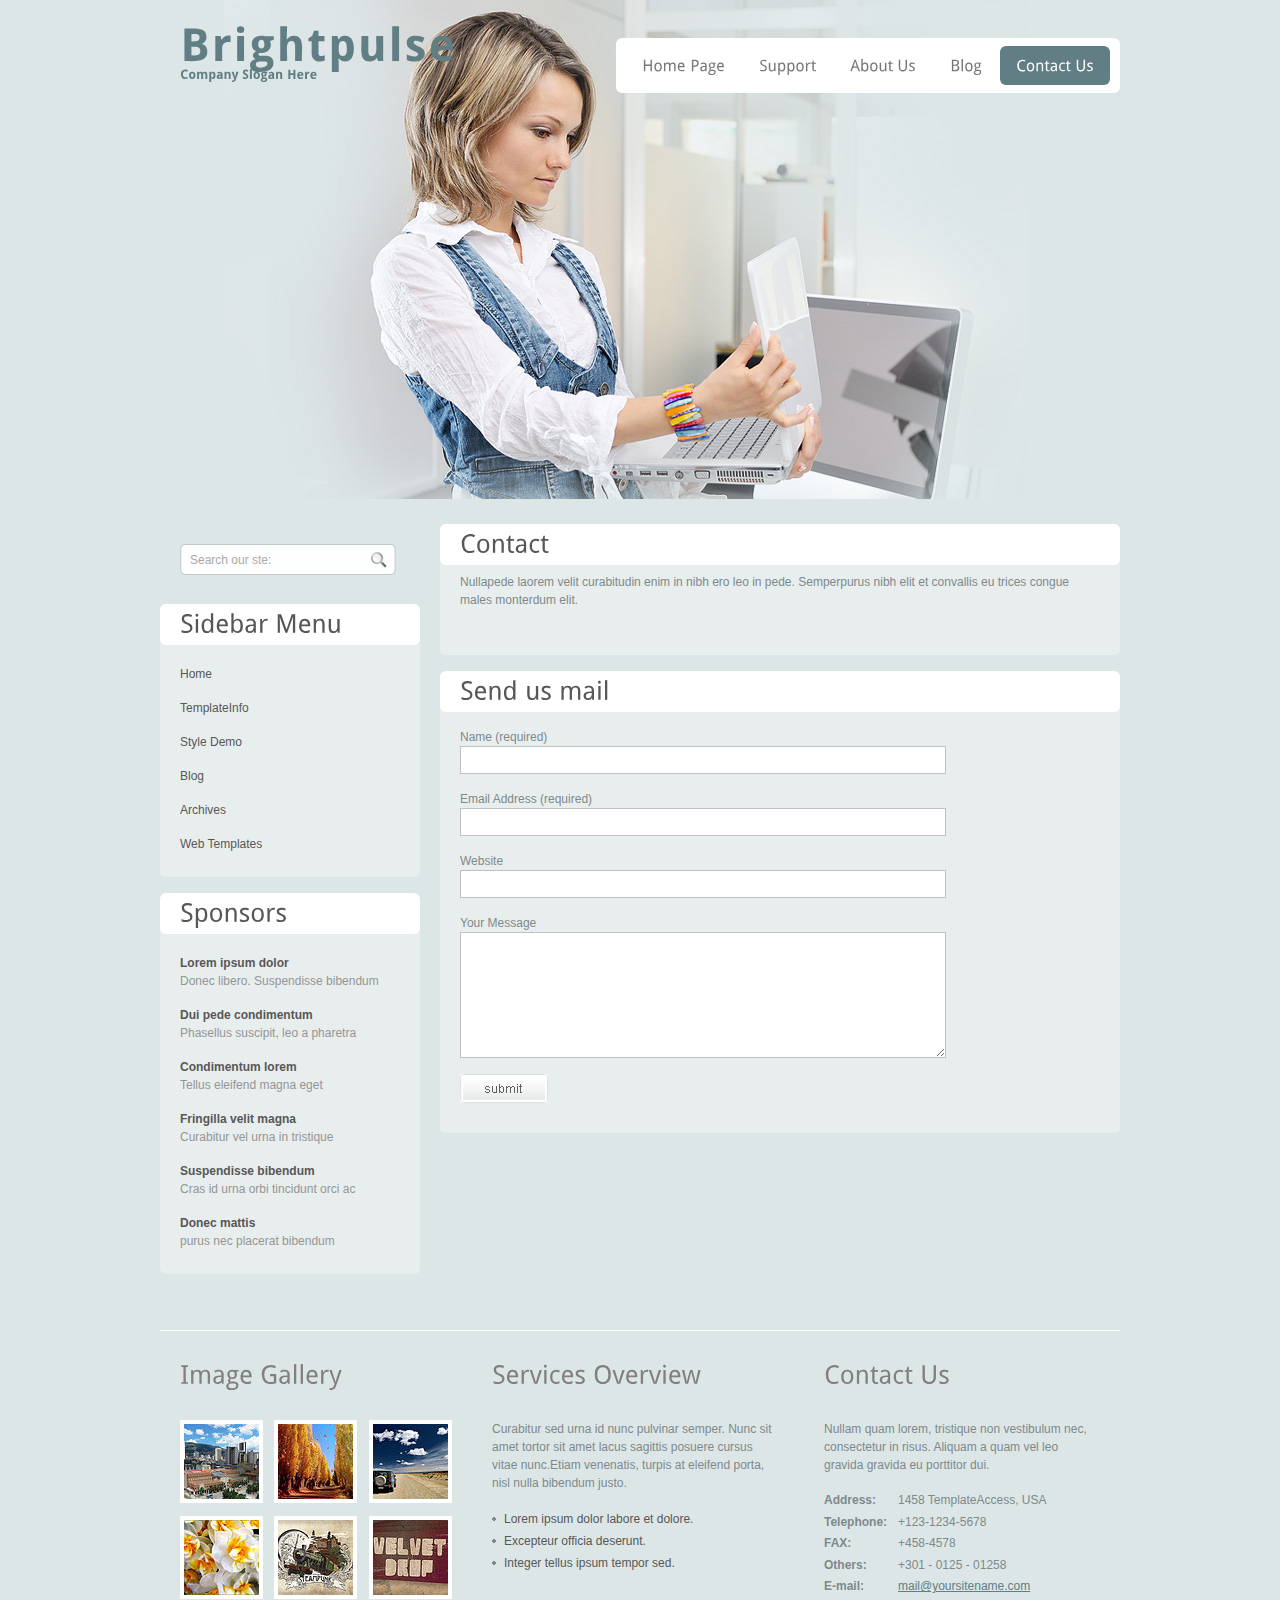
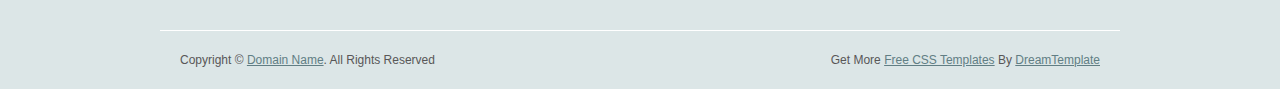
<file: portfolio/brightpulse/contact.html>
<!DOCTYPE html PUBLIC "-//W3C//DTD XHTML 1.0 Transitional//EN" "http://www.w3.org/TR/xhtml1/DTD/xhtml1-transitional.dtd">
<html xmlns="http://www.w3.org/1999/xhtml">
<head>
<title>Brightpulse | Contact</title>
<meta http-equiv="Content-Type" content="text/html; charset=utf-8" />
<link href="css/style.css" rel="stylesheet" type="text/css" />
<link rel="stylesheet" type="text/css" href="css/coin-slider.css" />
<script type="text/javascript" src="js/cufon-yui.js"></script>
<script type="text/javascript" src="js/droid_sans_400-droid_sans_700.font.js"></script>
<script type="text/javascript" src="js/jquery-1.4.2.min.js"></script>
<script type="text/javascript" src="js/script.js"></script>
<script type="text/javascript" src="js/coin-slider.min.js"></script>
</head>
<body>
<div class="main">
  <div class="header">
    <div class="header_resize">
      <div class="slider">
        <div id="coin-slider"> <a href="#"><img src="images/slide1.jpg" width="960" height="500" alt="" /> </a> <a href="#"><img src="images/slide2.jpg" width="960" height="500" alt="" /> </a> <a href="#"><img src="images/slide3.jpg" width="960" height="500" alt="" /> </a> </div>
      </div>
      <div class="menu_nav">
        <ul>
          <li><a href="index.html"><span>Home Page</span></a></li>
          <li><a href="support.html"><span>Support</span></a></li>
          <li><a href="about.html"><span>About Us</span></a></li>
          <li><a href="blog.html"><span>Blog</span></a></li>
          <li class="active"><a href="contact.html"><span>Contact Us</span></a></li>
        </ul>
      </div>
      <div class="logo">
        <h1><a href="index.html"><span>Brightpulse</span> <small>Company Slogan Here</small></a></h1>
      </div>
      <div class="clr"></div>
    </div>
  </div>
  <div class="content">
    <div class="content_resize">
      <div class="mainbar">
        <div class="article">
          <h2><span>Contact</span></h2>
          <div class="clr"></div>
          <p>Nullapede laorem velit curabitudin enim in nibh ero leo in pede. Semperpurus nibh elit et convallis eu trices congue males monterdum elit.</p>
        </div>
        <div class="article">
          <h2><span>Send us</span> mail</h2>
          <div class="clr"></div>
          <form action="#" method="post" id="sendemail">
            <ol>
              <li>
                <label for="name">Name (required)</label>
                <input id="name" name="name" class="text" />
              </li>
              <li>
                <label for="email">Email Address (required)</label>
                <input id="email" name="email" class="text" />
              </li>
              <li>
                <label for="website">Website</label>
                <input id="website" name="website" class="text" />
              </li>
              <li>
                <label for="message">Your Message</label>
                <textarea id="message" name="message" rows="8" cols="50"></textarea>
              </li>
              <li>
                <input type="image" name="imageField" id="imageField" src="images/submit.gif" class="send" />
                <div class="clr"></div>
              </li>
            </ol>
          </form>
        </div>
      </div>
      <div class="sidebar">
        <div class="searchform">
          <form id="formsearch" name="formsearch" method="post" action="#">
            <span>
            <input name="editbox_search" class="editbox_search" id="editbox_search" maxlength="80" value="Search our ste:" type="text" />
            </span>
            <input name="button_search" src="images/search.gif" class="button_search" type="image" />
          </form>
        </div>
        <div class="clr"></div>
        <div class="gadget">
          <h2 class="star"><span>Sidebar</span> Menu</h2>
          <div class="clr"></div>
          <ul class="sb_menu">
            <li><a href="#">Home</a></li>
            <li><a href="#">TemplateInfo</a></li>
            <li><a href="#">Style Demo</a></li>
            <li><a href="#">Blog</a></li>
            <li><a href="#">Archives</a></li>
            <li><a href="#">Web Templates</a></li>
          </ul>
        </div>
        <div class="gadget">
          <h2 class="star"><span>Sponsors</span></h2>
          <div class="clr"></div>
          <ul class="ex_menu">
            <li><a href="#">Lorem ipsum dolor</a><br />
              Donec libero. Suspendisse bibendum</li>
            <li><a href="#">Dui pede condimentum</a><br />
              Phasellus suscipit, leo a pharetra</li>
            <li><a href="#">Condimentum lorem</a><br />
              Tellus eleifend magna eget</li>
            <li><a href="#">Fringilla velit magna</a><br />
              Curabitur vel urna in tristique</li>
            <li><a href="#">Suspendisse bibendum</a><br />
              Cras id urna orbi tincidunt orci ac</li>
            <li><a href="#">Donec mattis</a><br />
              purus nec placerat bibendum</li>
          </ul>
        </div>
      </div>
      <div class="clr"></div>
    </div>
  </div>
  <div class="fbg">
    <div class="fbg_resize">
      <div class="col c1">
        <h2><span>Image</span> Gallery</h2>
        <a href="#"><img src="images/gal1.jpg" width="75" height="75" alt="" class="gal" /></a> <a href="#"><img src="images/gal2.jpg" width="75" height="75" alt="" class="gal" /></a> <a href="#"><img src="images/gal3.jpg" width="75" height="75" alt="" class="gal" /></a> <a href="#"><img src="images/gal4.jpg" width="75" height="75" alt="" class="gal" /></a> <a href="#"><img src="images/gal5.jpg" width="75" height="75" alt="" class="gal" /></a> <a href="#"><img src="images/gal6.jpg" width="75" height="75" alt="" class="gal" /></a> </div>
      <div class="col c2">
        <h2><span>Services</span> Overview</h2>
        <p>Curabitur sed urna id nunc pulvinar semper. Nunc sit amet tortor sit amet lacus sagittis posuere cursus vitae nunc.Etiam venenatis, turpis at eleifend porta, nisl nulla bibendum justo.</p>
        <ul class="fbg_ul">
          <li><a href="#">Lorem ipsum dolor labore et dolore.</a></li>
          <li><a href="#">Excepteur officia deserunt.</a></li>
          <li><a href="#">Integer tellus ipsum tempor sed.</a></li>
        </ul>
      </div>
      <div class="col c3">
        <h2><span>Contact</span> Us</h2>
        <p>Nullam quam lorem, tristique non vestibulum nec, consectetur in risus. Aliquam a quam vel leo gravida gravida eu porttitor dui.</p>
        <p class="contact_info"> <span>Address:</span> 1458 TemplateAccess, USA<br />
          <span>Telephone:</span> +123-1234-5678<br />
          <span>FAX:</span> +458-4578<br />
          <span>Others:</span> +301 - 0125 - 01258<br />
          <span>E-mail:</span> <a href="#">mail@yoursitename.com</a> </p>
      </div>
      <div class="clr"></div>
    </div>
  </div>
  <div class="footer">
    <div class="footer_resize">
      <p class="lf">Copyright &copy; <a href="#">Domain Name</a>. All Rights Reserved</p>
      <p class="rf">Get More <a target="_blank" href="http://www.free-css.com/">Free CSS Templates</a> By <a target="_blank" href="http://www.dreamtemplate.com/">DreamTemplate</a></p>
      <div style="clear:both;"></div>
    </div>
  </div>
</div>
</body>
</html>
</file>
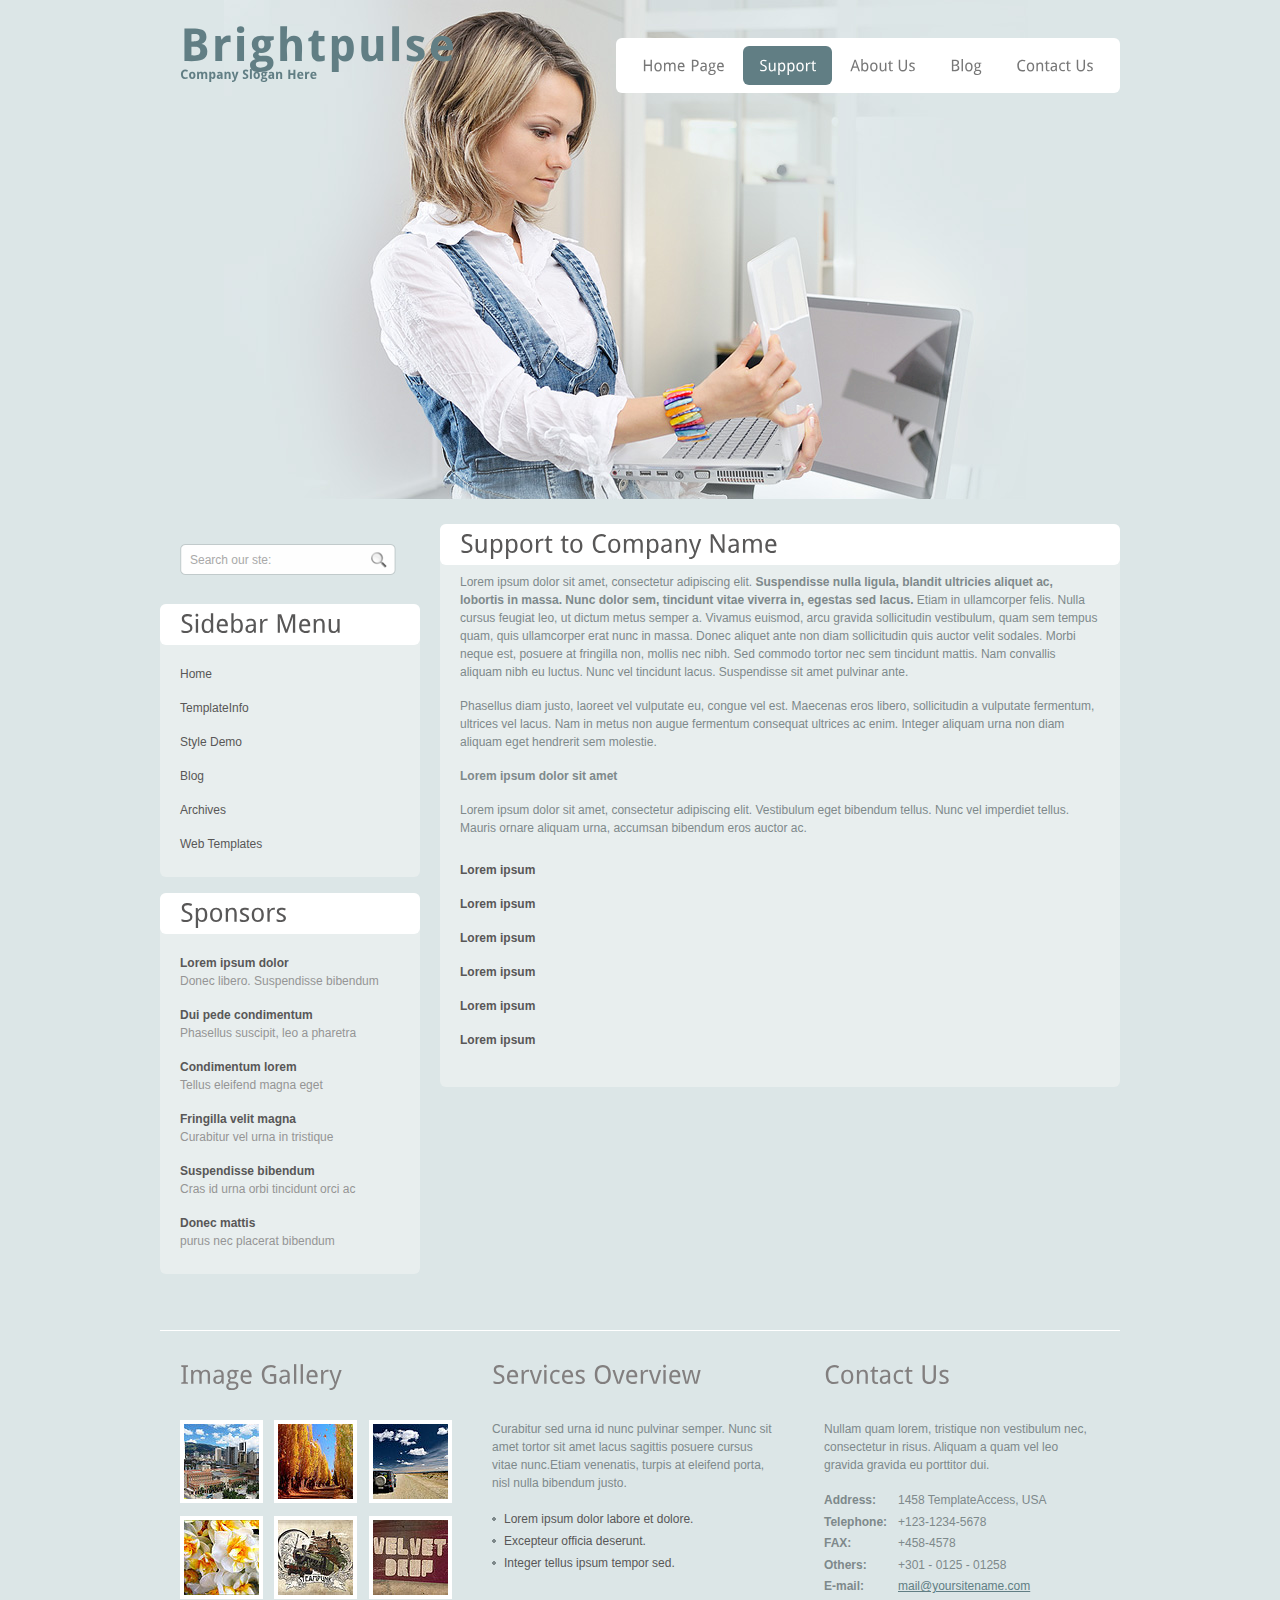
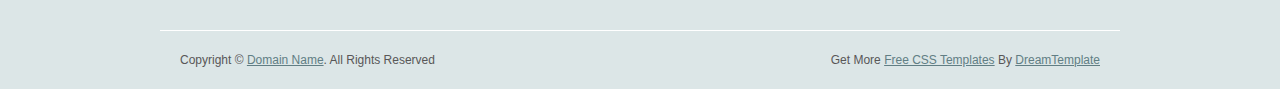
<file: portfolio/brightpulse/support.html>
<!DOCTYPE html PUBLIC "-//W3C//DTD XHTML 1.0 Transitional//EN" "http://www.w3.org/TR/xhtml1/DTD/xhtml1-transitional.dtd">
<html xmlns="http://www.w3.org/1999/xhtml">
<head>
<title>Brightpulse | Support</title>
<meta http-equiv="Content-Type" content="text/html; charset=utf-8" />
<link href="css/style.css" rel="stylesheet" type="text/css" />
<link rel="stylesheet" type="text/css" href="css/coin-slider.css" />
<script type="text/javascript" src="js/cufon-yui.js"></script>
<script type="text/javascript" src="js/droid_sans_400-droid_sans_700.font.js"></script>
<script type="text/javascript" src="js/jquery-1.4.2.min.js"></script>
<script type="text/javascript" src="js/script.js"></script>
<script type="text/javascript" src="js/coin-slider.min.js"></script>
</head>
<body>
<div class="main">
  <div class="header">
    <div class="header_resize">
      <div class="slider">
        <div id="coin-slider"> <a href="#"><img src="images/slide1.jpg" width="960" height="500" alt="" /> </a> <a href="#"><img src="images/slide2.jpg" width="960" height="500" alt="" /> </a> <a href="#"><img src="images/slide3.jpg" width="960" height="500" alt="" /> </a> </div>
      </div>
      <div class="menu_nav">
        <ul>
          <li><a href="index.html"><span>Home Page</span></a></li>
          <li class="active"><a href="support.html"><span>Support</span></a></li>
          <li><a href="about.html"><span>About Us</span></a></li>
          <li><a href="blog.html"><span>Blog</span></a></li>
          <li><a href="contact.html"><span>Contact Us</span></a></li>
        </ul>
      </div>
      <div class="logo">
        <h1><a href="index.html"><span>Brightpulse</span> <small>Company Slogan Here</small></a></h1>
      </div>
      <div class="clr"></div>
    </div>
  </div>
  <div class="content">
    <div class="content_resize">
      <div class="mainbar">
        <div class="article">
          <h2><span>Support to</span> Company Name</h2>
          <div class="clr"></div>
          <p>Lorem ipsum dolor sit amet, consectetur adipiscing elit. <strong>Suspendisse nulla ligula, blandit ultricies aliquet ac, lobortis in massa. Nunc dolor sem, tincidunt vitae viverra in, egestas sed lacus.</strong> Etiam in ullamcorper felis. Nulla cursus feugiat leo, ut dictum metus semper a. Vivamus euismod, arcu gravida sollicitudin vestibulum, quam sem tempus quam, quis ullamcorper erat nunc in massa. Donec aliquet ante non diam sollicitudin quis auctor velit sodales. Morbi neque est, posuere at fringilla non, mollis nec nibh. Sed commodo tortor nec sem tincidunt mattis. Nam convallis aliquam nibh eu luctus. Nunc vel tincidunt lacus. Suspendisse sit amet pulvinar ante.</p>
          <p>Phasellus diam justo, laoreet vel vulputate eu, congue vel est. Maecenas eros libero, sollicitudin a vulputate fermentum, ultrices vel lacus. Nam in metus non augue fermentum consequat ultrices ac enim. Integer aliquam urna non diam aliquam eget hendrerit sem molestie.</p>
          <p><strong>Lorem ipsum dolor sit amet</strong></p>
          <p>Lorem ipsum dolor sit amet, consectetur adipiscing elit. Vestibulum eget bibendum tellus. Nunc vel imperdiet tellus. Mauris ornare aliquam urna, accumsan bibendum eros auctor ac.</p>
          <ul class="sb_menu">
            <li><a href="#"><strong>Lorem ipsum</strong></a></li>
            <li><a href="#"><strong>Lorem ipsum</strong></a></li>
            <li><a href="#"><strong>Lorem ipsum</strong></a></li>
            <li><a href="#"><strong>Lorem ipsum</strong></a></li>
            <li><a href="#"><strong>Lorem ipsum</strong></a></li>
            <li><a href="#"><strong>Lorem ipsum</strong></a></li>
          </ul>
        </div>
      </div>
      <div class="sidebar">
        <div class="searchform">
          <form id="formsearch" name="formsearch" method="post" action="#">
            <span>
            <input name="editbox_search" class="editbox_search" id="editbox_search" maxlength="80" value="Search our ste:" type="text" />
            </span>
            <input name="button_search" src="images/search.gif" class="button_search" type="image" />
          </form>
        </div>
        <div class="clr"></div>
        <div class="gadget">
          <h2 class="star"><span>Sidebar</span> Menu</h2>
          <div class="clr"></div>
          <ul class="sb_menu">
            <li><a href="#">Home</a></li>
            <li><a href="#">TemplateInfo</a></li>
            <li><a href="#">Style Demo</a></li>
            <li><a href="#">Blog</a></li>
            <li><a href="#">Archives</a></li>
            <li><a href="#">Web Templates</a></li>
          </ul>
        </div>
        <div class="gadget">
          <h2 class="star"><span>Sponsors</span></h2>
          <div class="clr"></div>
          <ul class="ex_menu">
            <li><a href="#">Lorem ipsum dolor</a><br />
              Donec libero. Suspendisse bibendum</li>
            <li><a href="#">Dui pede condimentum</a><br />
              Phasellus suscipit, leo a pharetra</li>
            <li><a href="#">Condimentum lorem</a><br />
              Tellus eleifend magna eget</li>
            <li><a href="#">Fringilla velit magna</a><br />
              Curabitur vel urna in tristique</li>
            <li><a href="#">Suspendisse bibendum</a><br />
              Cras id urna orbi tincidunt orci ac</li>
            <li><a href="#">Donec mattis</a><br />
              purus nec placerat bibendum</li>
          </ul>
        </div>
      </div>
      <div class="clr"></div>
    </div>
  </div>
  <div class="fbg">
    <div class="fbg_resize">
      <div class="col c1">
        <h2><span>Image</span> Gallery</h2>
        <a href="#"><img src="images/gal1.jpg" width="75" height="75" alt="" class="gal" /></a> <a href="#"><img src="images/gal2.jpg" width="75" height="75" alt="" class="gal" /></a> <a href="#"><img src="images/gal3.jpg" width="75" height="75" alt="" class="gal" /></a> <a href="#"><img src="images/gal4.jpg" width="75" height="75" alt="" class="gal" /></a> <a href="#"><img src="images/gal5.jpg" width="75" height="75" alt="" class="gal" /></a> <a href="#"><img src="images/gal6.jpg" width="75" height="75" alt="" class="gal" /></a> </div>
      <div class="col c2">
        <h2><span>Services</span> Overview</h2>
        <p>Curabitur sed urna id nunc pulvinar semper. Nunc sit amet tortor sit amet lacus sagittis posuere cursus vitae nunc.Etiam venenatis, turpis at eleifend porta, nisl nulla bibendum justo.</p>
        <ul class="fbg_ul">
          <li><a href="#">Lorem ipsum dolor labore et dolore.</a></li>
          <li><a href="#">Excepteur officia deserunt.</a></li>
          <li><a href="#">Integer tellus ipsum tempor sed.</a></li>
        </ul>
      </div>
      <div class="col c3">
        <h2><span>Contact</span> Us</h2>
        <p>Nullam quam lorem, tristique non vestibulum nec, consectetur in risus. Aliquam a quam vel leo gravida gravida eu porttitor dui.</p>
        <p class="contact_info"> <span>Address:</span> 1458 TemplateAccess, USA<br />
          <span>Telephone:</span> +123-1234-5678<br />
          <span>FAX:</span> +458-4578<br />
          <span>Others:</span> +301 - 0125 - 01258<br />
          <span>E-mail:</span> <a href="#">mail@yoursitename.com</a> </p>
      </div>
      <div class="clr"></div>
    </div>
  </div>
  <div class="footer">
    <div class="footer_resize">
      <p class="lf">Copyright &copy; <a href="#">Domain Name</a>. All Rights Reserved</p>
      <p class="rf">Get More <a target="_blank" href="http://www.free-css.com/">Free CSS Templates</a> By <a target="_blank" href="http://www.dreamtemplate.com/">DreamTemplate</a></p>
      <div style="clear:both;"></div>
    </div>
  </div>
</div>
</body>
</html>
</file>
<file: portfolio/brightpulse/css/style.css>
/* Design by http://www.dreamtemplate.com */
@charset "utf-8";
body {
	margin:0;
	padding:0;
	width:100%;
	color:#7e898b;
	font:normal 12px/1.5em "Liberation sans", Arial, Helvetica, sans-serif;
	background:#dce6e7;
}
html, .main {
	padding:0;
	margin:0;
}
.main {
}
.clr {
	clear:both;
	padding:0;
	margin:0;
	width:100%;
	font-size:0;
	line-height:0;
}
h2 {
	margin:8px 0;
	padding:8px 0;
	font-size:25px;
	font-weight:normal;
	line-height:1.2em;
	color:#585757;
	text-transform:none;
}
p {
	margin:8px 0;
	padding:0 0 8px 0;
}
a {
	color:#617e84;
	text-decoration:underline;
}
.header, .content, .menu_nav, .fbg, .footer, form, ol, ol li, ul, .content .mainbar, .content .sidebar {
	margin:0;
	padding:0;
}
.header {
}
.header_resize {
	margin:0 auto;
	padding:0;
	width:960px;
	height:500px;
}
.logo {
	position:relative;
	padding:0;
	float:none;
	float:left;
	width:auto;
	height:88px;
	z-index:1001;
}
h1 {
	margin:0;
	padding:24px 0 0 20px;
	font-size:45px;
	font-weight:bold;
	line-height:1.2em;
	text-transform:none;
	letter-spacing:2px;
}
h1 a, h1 a:hover {
	color:#617e84;
	text-decoration:none;
}
h1 span {
}
h1 small {
	display:block;
	font-size:12px;
	line-height:1.2em;
	letter-spacing:normal;
	text-transform:none;
	color:#617e84;
}
.slider {
	margin:0;
	padding:0 0 24px;
	position:absolute;
}
.rss {
	padding:18px 20px 0 0;
	float:right;
	width:auto;
}
.rss p {
	margin:0;
	padding:0;
	float:right;
	width:auto;
	color:#fff;
	font-size:13px;
	line-height:1.5em;
	font-weight:bold;
}
.rss a {
	color:#fff;
	text-decoration:none;
}
.rss a:hover {
	text-decoration:underline;
}
.rss img {
	margin:-3px 0 -3px 6px;
	border:none;
}
.menu_nav {
	margin:0;
	padding:38px 0 0;
	float:right;
}
.menu_nav ul {
	position:relative;
	list-style:none;
	padding:8px 10px 8px 8px;
	float:left;
	background:#fff;
	z-index:1001;
}
.menu_nav ul li {
	margin:0;
	padding:0 0 0 2px;
	float:left;
}
.menu_nav ul li a {
	display:block;
	margin:0;
	padding:12px 16px;
	font-size:15px;
	line-height:20px;
	font-weight:normal;
	color:#777;
	text-decoration:none;
	text-transform:none;
	text-align:center;
}
.menu_nav ul li.active a, .menu_nav ul li a:hover {
	text-decoration:none;
	color:#fff;
	font-weight:normal;
	background:#617e84;
}
.content {
	padding:0
}
.content_resize {
	margin:0 auto;
	padding:24px 0 40px;
	width:960px;
}
.content .mainbar {
	margin:0;
	padding:0;
	float:right;
	width:680px;
}
.content .mainbar h2 {
	margin:0 -20px;
	padding:8px 20px;
	background:#fff;
}
.content .mainbar div.img {
	padding:12px 0;
	float:left;
}
.content .mainbar img {
}
.content .mainbar img.fl {
	margin:0;
	border:6px solid #fff;
}
.content .mainbar .article {
	margin:0 0 16px;
	padding:0 20px 30px;
	background:#e8eeee;
}
.content .mainbar .post_content {
	float:right;
	width:450px;
}
.content .mainbar .post_content strong {
	color:#585757;
}
.content .sidebar {
	padding:0;
	float:left;
	width:260px;
}
.content .sidebar .gadget {
	margin:0 0 16px;
	padding:0 20px 16px;
	background:#e8eeee;
}
.content .sidebar h2 {
	margin:0 -20px 12px;
	padding:8px 20px;
	background:#fff;
}
ul.sb_menu, ul.ex_menu {
	margin:0;
	padding:0;
	list-style:none;
	color:#959595;
}
ul.sb_menu li, ul.ex_menu li {
	margin:0;
}
ul.sb_menu li, ul.ex_menu li {
	padding:8px 0;
	width:220px;
}
ul.sb_menu li a {
	color:#585757;
	text-decoration:none;
	margin-left:0;
	padding:4px 8px 4px 0;
}
ul.ex_menu li a {
	font-weight:bold;
	color:#585757;
	text-decoration:none;
}
ul.sb_menu li a:hover, ul.ex_menu li a:hover {
	color:#617e84;
	font-weight:bold;
	text-decoration:none;
}
p.spec {
	padding:0 0 16px;
}
p.infopost {
	margin:0;
	padding:6px 0;
	text-transform:none;
}
p.infopost a {
	padding:0 2px;
	text-decoration:none;
	font-weight:bold;
	color:#617e84;
}
p.infopost a:hover {
	text-decoration:underline;
}
p.infopost span.date {
}
.article a.com {
	margin:0;
	padding:0;
	font-weight:normal;
	text-decoration:none;
	text-align:center;
	color:#7e898b;
}
.article a.com:hover {
	text-decoration:none;
}
.article a.com span {
	color:#617e84;
	font-weight:bold;
}
.post_content a.rm {
	display:block;
	float:left;
	margin:0 0 16px;
	padding:8px 16px;
	font-size:16px;
	line-height:22px;
	font-weight:normal;
	text-transform:none;
	color:#fff;
	text-decoration:none;
	text-align:center;
	background:#617e84;
}
.content p.pages {
	margin:0;
	padding:24px 0 0;
	height:60px;
	font-size:11px;
	line-height:16px;
	text-align:left;
}
.content p.pages span, .content p.pages a {
	display:block;
	float:left;
	margin:0 2px 0 0;
	padding:7px 0;
	width:30px;
	text-decoration:none;
	text-align:center;
	background:no-repeat center center;
}
.content p.pages span, .content p.pages a:hover {
	color:#fff;
	background:#678389;
}
.content p.pages a {
	color:#7e7e7e;
	border:none;
}
.content p.pages small {
	padding:8px 0 0;
	font-size:12px;
	float:right;
	line-height:24px;
}
.content .mainbar .comment {
	margin:0;
	padding:16px 0 0 0;
}
.content .mainbar .comment img.userpic {
	border:1px solid #dedede;
	margin:10px 16px 0 0;
	padding:0;
	float:left;
}
.fbg {
}
.fbg_resize {
	margin:0 auto;
	width:920px;
	padding:16px 20px;
	border-top:1px solid #fff;
	border-bottom:1px solid #fff;
}
.fbg h2 {
	margin-bottom:24px;
	padding-bottom:8px;
	color:#827f7f;
}
.fbg img.gal {
	margin:0 8px 8px 0;
	padding:0;
	border:4px solid #fff;
}
.fbg .col {
	margin:0;
	float:left;
}
.fbg .c1 {
	padding:0 16px 0 0;
	width:280px;
}
.fbg .c2 {
	padding:0 36px 0 16px;
	width:280px;
}
.fbg .c3 {
	padding:0 0 0 16px;
	width:274px;
}
.fbg .fbg_ul {
	margin:0;
	padding:0;
	list-style:none;
}
.fbg .fbg_ul li {
	margin:0;
	padding:0;
	list-style:none;
}
.fbg .fbg_ul li a {
	display:block;
	margin:0;
	padding:2px 0 2px 12px;
	color:#585757;
	text-decoration:none;
	background:url(../images/li.gif) no-repeat left center;
}
.fbg .fbg_ul li a:hover {
	color:#617e84;
	text-decoration:none;
	font-weight:normal;
}
.fbg p.contact_info {
	line-height:1.8em;
}
.fbg p.contact_info a {
	color:#617e84;
	text-decoration:underline;
	font-weight:normal;
}
.fbg p.contact_info span {
	display:block;
	float:left;
	width:74px;
	font-weight:bold;
}
ol {
	list-style:none;
}
ol li {
	display:block;
	clear:both;
}
ol li label {
	display:block;
	margin:0;
	padding:16px 0 0 0;
}
ol li input.text {
	width:480px;
	border:1px solid #c0c0c0;
	margin:0;
	padding:5px 2px;
	height:16px;
	background-color:#fff;
}
ol li textarea {
	width:480px;
	border:1px solid #c0c0c0;
	margin:0;
	padding:2px;
	background-color:#fff;
}
ol li .send {
	margin:16px 0 0 0;
}
.searchform {
	margin:0 0 16px;
	padding:20px 20px 12px;
	float:left;
}
#formsearch {
	margin:0;
	padding:0;
	width:auto;
	height:30px;
}
#formsearch span {
	display:block;
	margin:0;
	padding:0;
	float:left;
	background:url(../images/search_bg.gif) no-repeat left top;
}
#formsearch input.editbox_search {
	margin:0;
	padding:8px 10px;
	float:left;
	width:168px;
	font-size:12px;
	line-height:16px;
	color:#a9a9a9;
	background:none;
	outline:none;
	border:none;
}
#formsearch input.button_search {
	margin:0;
	padding:0;
	border:none;
	float:left;
}
.footer {
}
.footer_resize {
	margin:0 auto;
	padding:0;
	width:920px;
	line-height:1.5em;
	color:#585757;
}
.footer_resize p {
	margin:22px 0;
	padding:0;
	line-height:normal;
	white-space:nowrap;
	text-indent:inherit;
}
.footer_resize a {
	color:#617e84;
	font-weight:normal;
	margin:0;
	padding:0;
	border:none;
	text-decoration:underline;
	background-color:transparent;
}
.footer_resize a:hover {
	color:#617e84;
	background-color:transparent;
	text-decoration:none;
}
.footer_resize .lf {
	float:left;
}
.footer_resize .rf {
	float:right;
}
a {
	outline:none;
}
</file>
<file: portfolio/brightpulse/css/coin-slider.css>
/*
	Coin Slider jQuery plugin CSS styles
	http://workshop.rs/projects/coin-slider
*/
.coin-slider {
	padding:0;
	overflow:hidden;
	zoom:1;
	position:relative;
	float:right;
}
.coin-slider a {
	text-decoration:none;
	outline:none;
	border:none;
}
/* buttons for switching */
.cs-buttons {
	margin:-38px 0 0;
	padding:0;
	font-size:0;
	float:left;
}
.cs-buttons a {
	margin:0 2px;
	width:20px;
	height:20px;
	float:left;
	color:#fff;
	text-indent:-10000px;
	background:no-repeat center center;
}
.cs-buttons a.cs-active {
	color:#fff;
}
/* text in slider */
.cs-title {
	display:none;
	padding:16px 60px 16px 24px;
	width:876px;
	color:#fff;
	font-size:15px;
	line-height:1.5em;
	background:url(../images/overlay.png) repeat left top;
}
.cs-title big {
	font-size:20px;
}
/* buttons Next and Prew */
.cs-prev, .cs-next {
	background:url(../images/overlay.png) repeat left top;
	color:#fff;
	padding:0px 10px;
}
</file>
